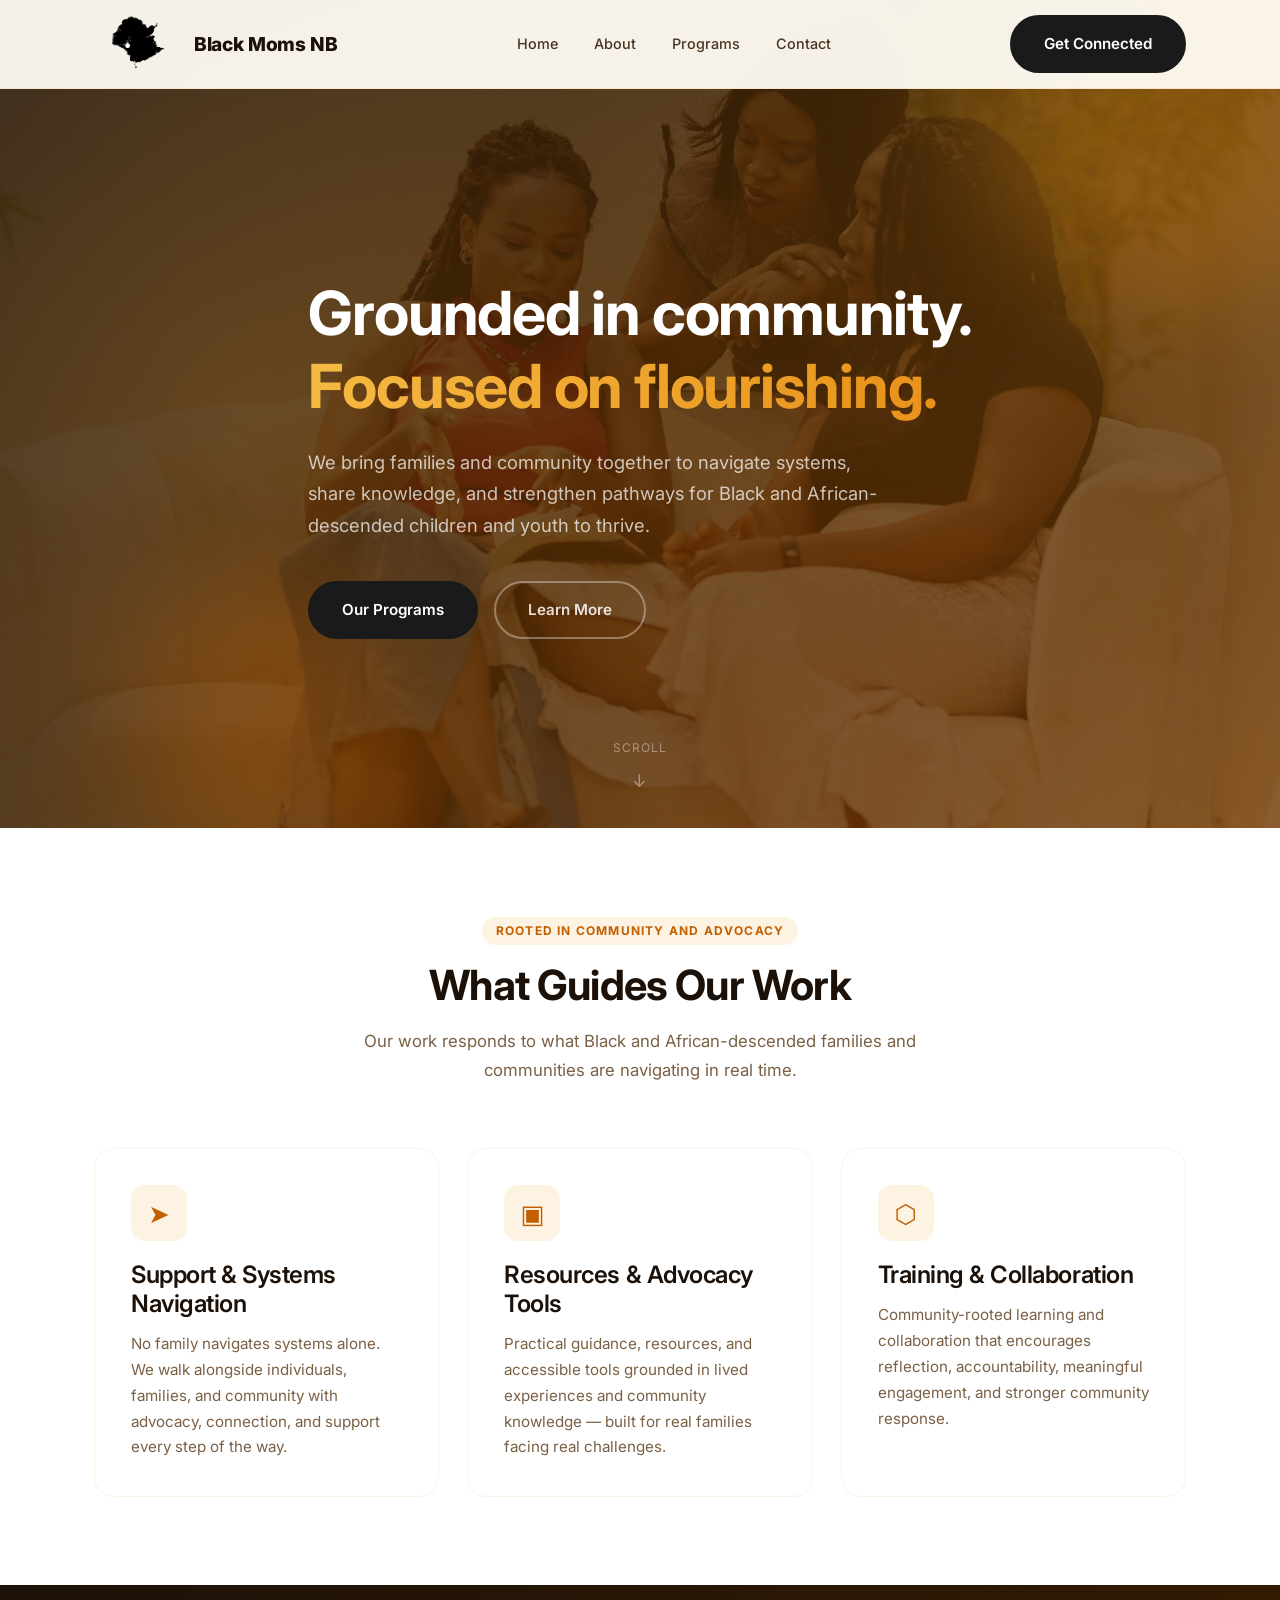
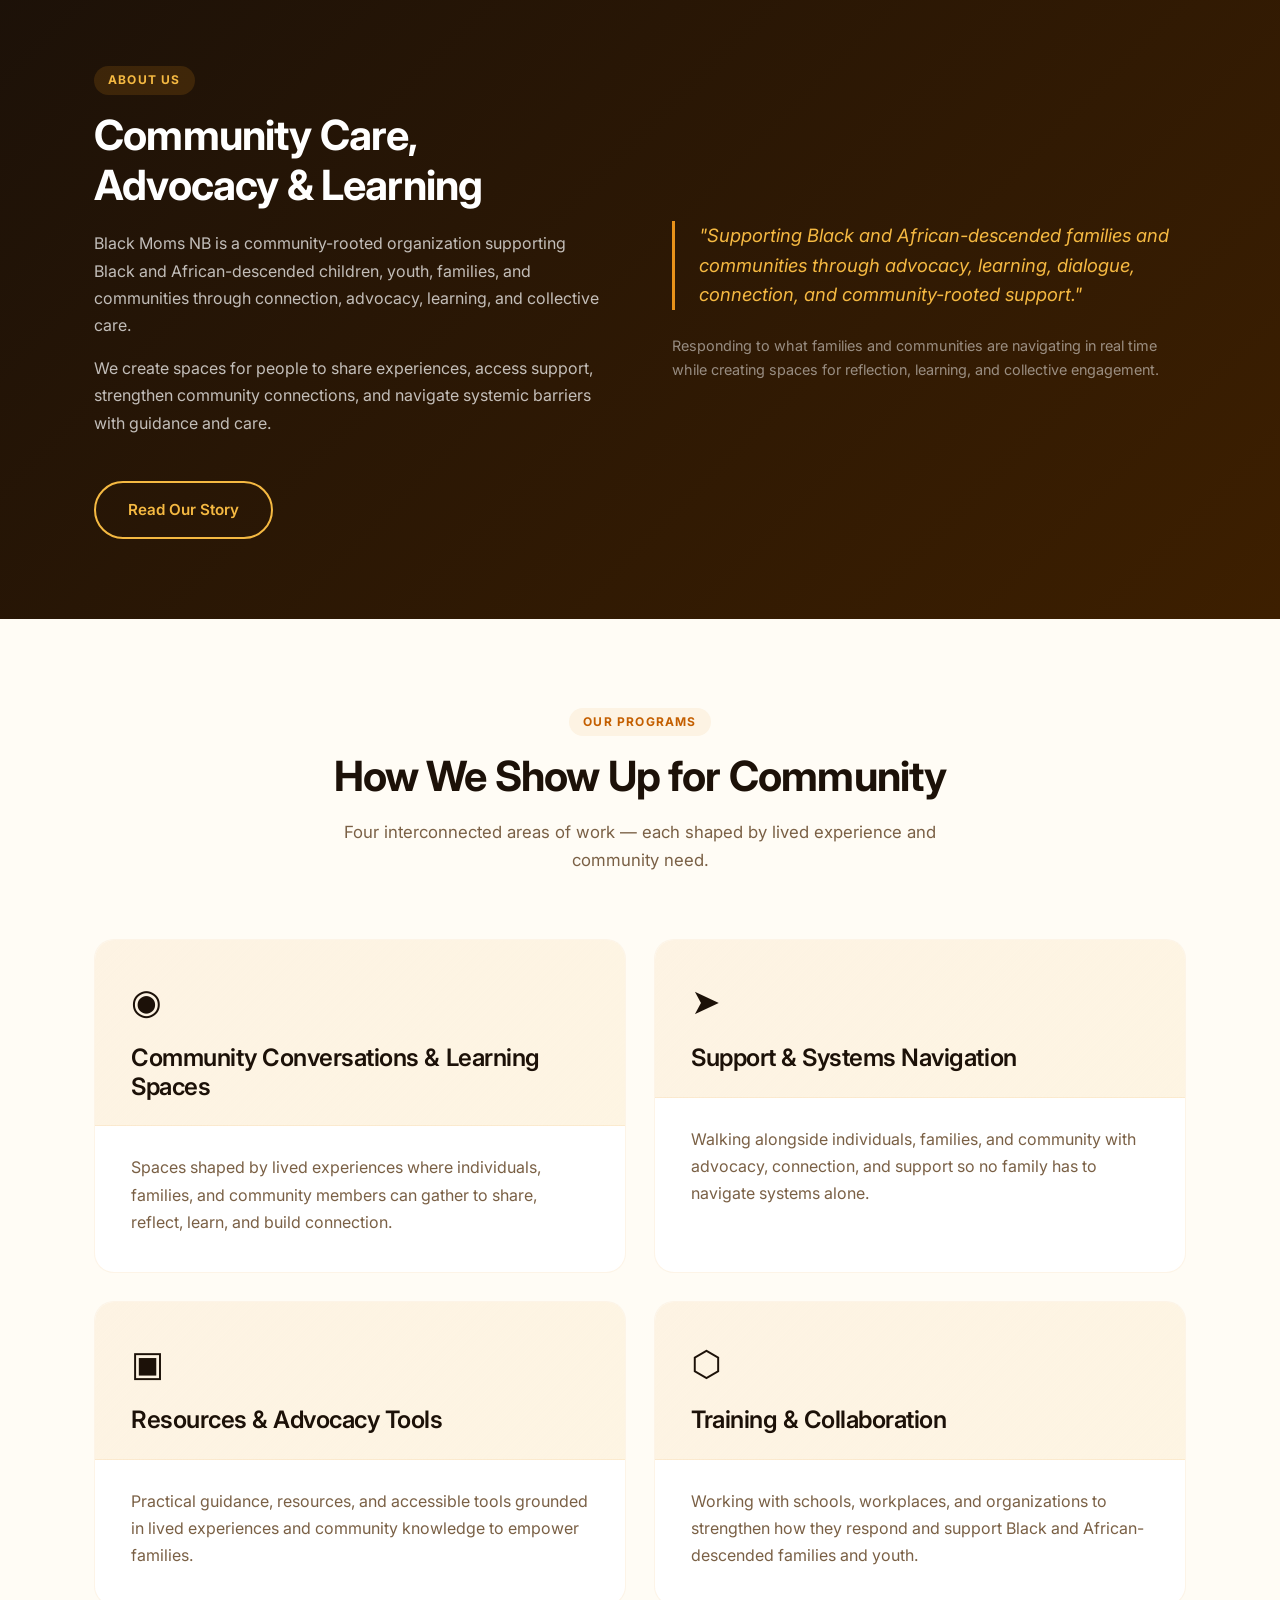
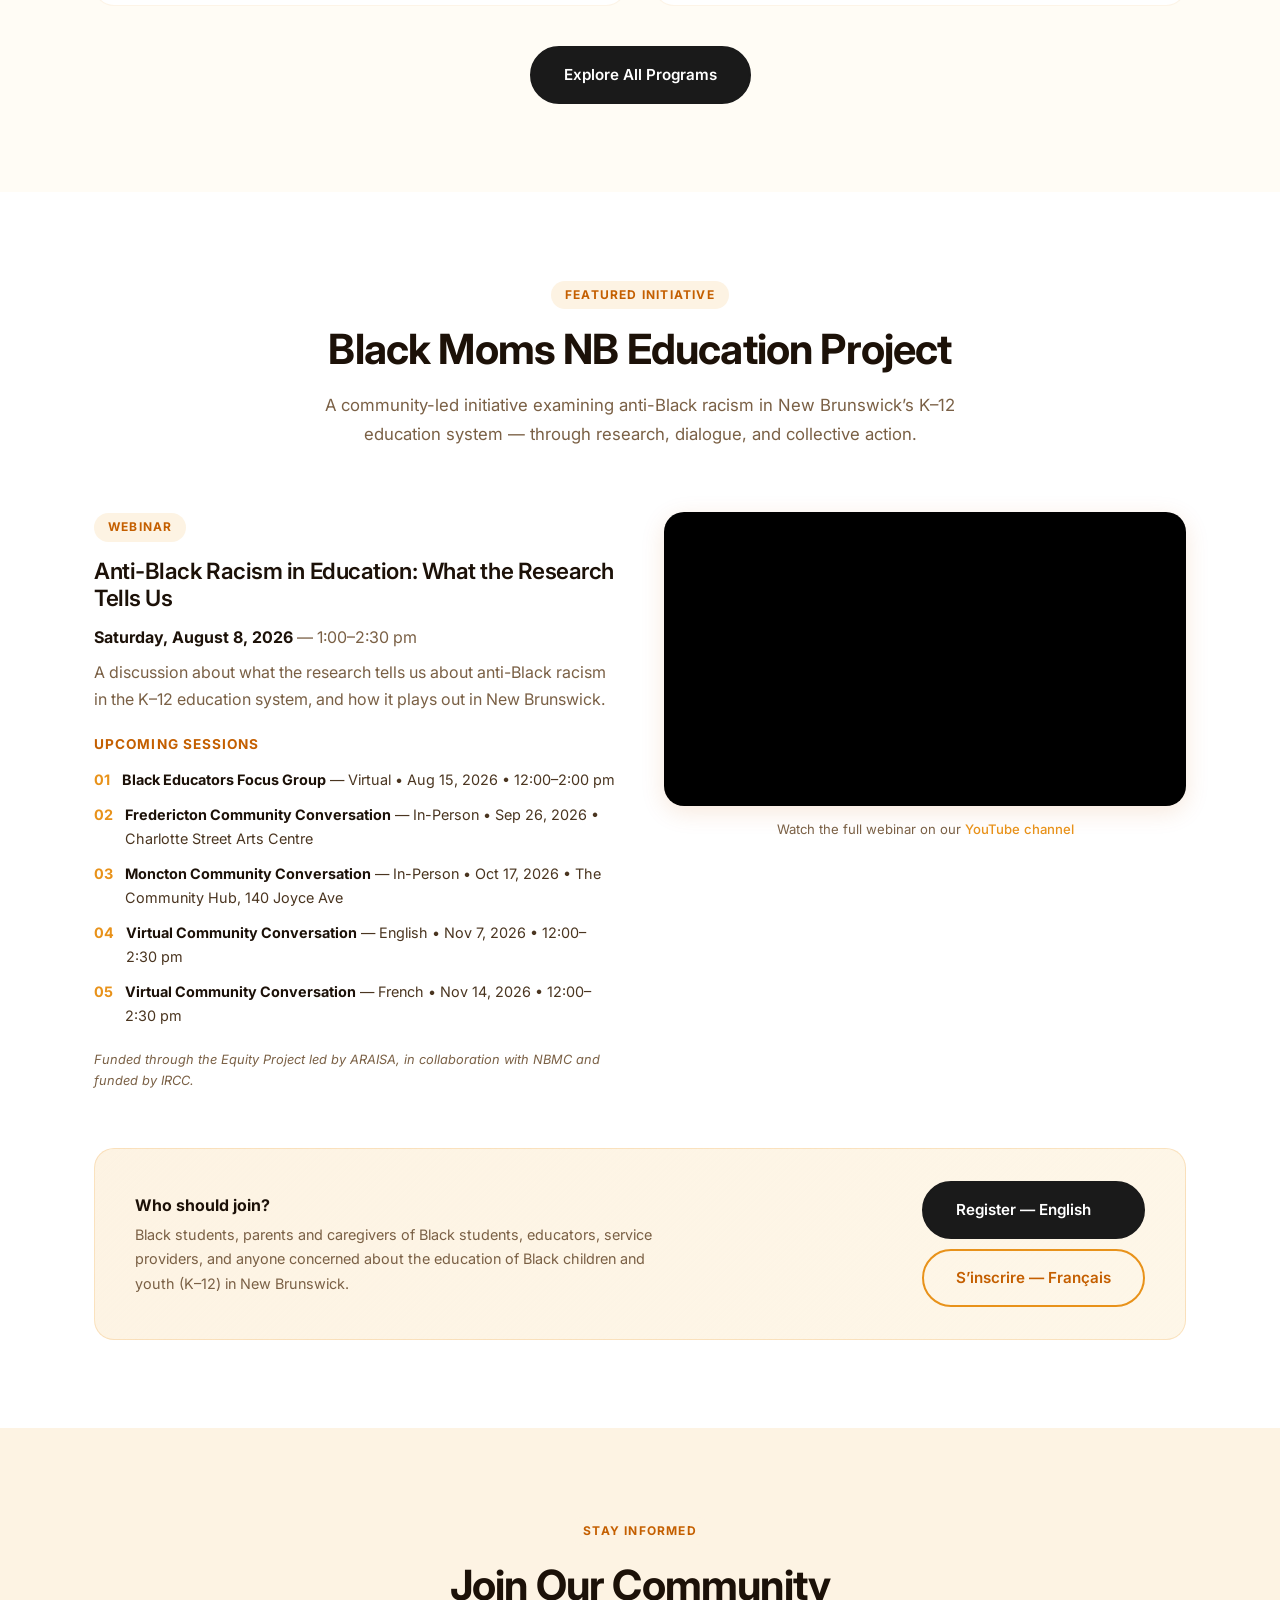
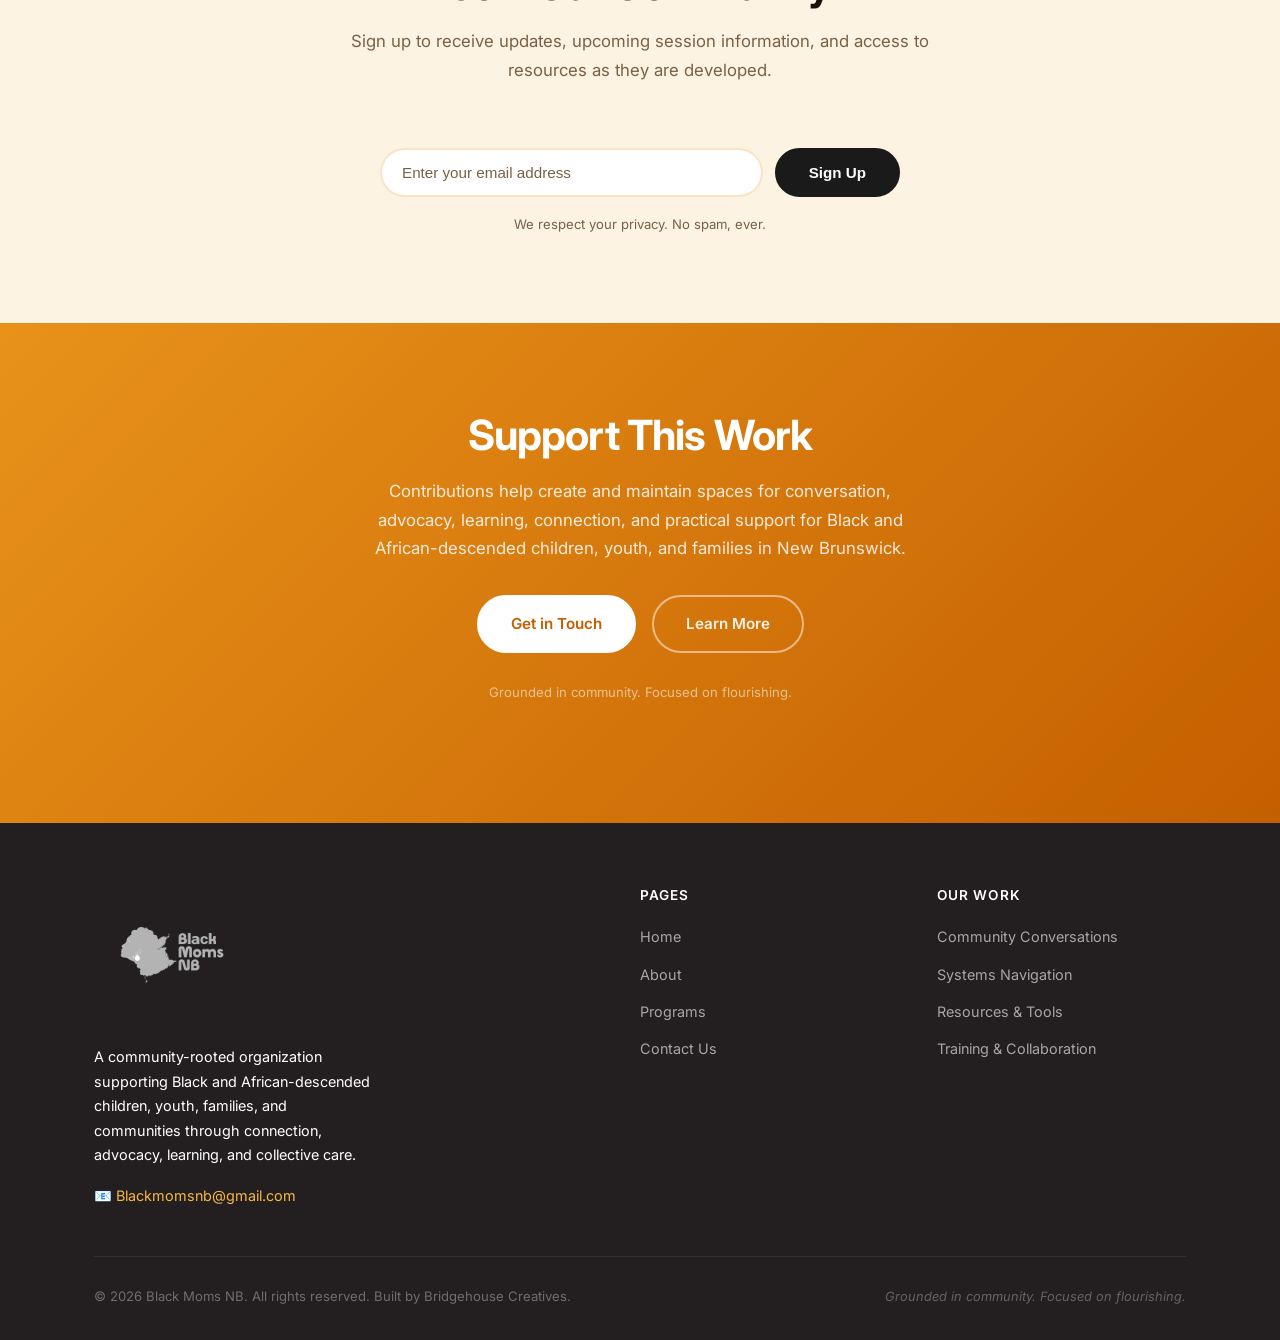
<file: index.html>
<!DOCTYPE html>
<html lang="en">
<head>
  <meta charset="UTF-8" />
  <meta name="viewport" content="width=device-width, initial-scale=1.0" />
  <meta name="description" content="Black Moms NB — A community-rooted organization supporting Black and African-descended children, youth, families, and communities through connection, advocacy, learning, and collective care." />
  <title>Black Moms NB — Rooted in Community and Advocacy</title>
  <link rel="preconnect" href="https://fonts.googleapis.com" />
  <link rel="preconnect" href="https://fonts.gstatic.com" crossorigin />
  <link href="https://fonts.googleapis.com/css2?family=Inter:wght@400;500;600;700;800&display=swap" rel="stylesheet" />
  <link rel="stylesheet" href="styles.css" />
</head>
<body>

<!-- ===== NAVIGATION ===== -->
<nav class="nav" id="nav">
  <div class="container">
    <div class="nav__inner">
      <a href="/" class="nav__logo">
        <img src="Black%20Moms%20NB%20Logo.png" alt="Black Moms NB" style="height:76px;width:auto;display:block;" />
        <span class="nav__org-name">Black Moms NB</span>
      </a>
      <ul class="nav__links">
        <li><a href="/">Home</a></li>
        <li><a href="/about/">About</a></li>
        <li><a href="/programs/">Programs</a></li>
        <li><a href="/contact/">Contact</a></li>
      </ul>
      <div class="nav__cta">
        <a href="/contact/" class="btn btn--primary">Get Connected</a>
      </div>
      <button class="nav__hamburger" id="hamburger" aria-label="Open menu">
        <span></span><span></span><span></span>
      </button>
    </div>
  </div>
</nav>

<!-- Mobile Nav -->
<div class="nav__mobile" id="mobile-nav">
  <button class="nav__mobile-close" id="mobile-close" aria-label="Close menu">&times;</button>
  <a href="/">Home</a>
  <a href="/about/">About</a>
  <a href="/programs/">Programs</a>
  <a href="/contact/">Contact</a>
  <a href="/contact/" class="btn btn--primary" style="margin-top:16px;">Get Connected</a>
</div>

<!-- ===== HERO ===== -->
<section class="hero page-offset">
  <div class="hero__bg-pattern"></div>
  <div class="hero__orb hero__orb--1"></div>
  <div class="hero__orb hero__orb--2"></div>
  <div class="container">
    <div class="hero__content">
      <h1 class="hero__title">
        Grounded in community.<br>
        <em>Focused on flourishing.</em>
      </h1>
      <p class="hero__subtitle">
        We bring families and community together to navigate systems, share knowledge, and strengthen pathways for Black and African-descended children and youth to thrive.
      </p>
      <div class="hero__actions">
        <a href="/programs/" class="btn btn--primary">Our Programs</a>
        <a href="/about/" class="btn btn--outline" style="color:rgba(255,255,255,0.85); border-color:rgba(255,255,255,0.35);">Learn More</a>
      </div>
    </div>
  </div>
  <div class="hero__scroll">Scroll</div>
</section>

<!-- ===== WHAT WE STAND FOR ===== -->
<section class="section pillars">
  <div class="container">
    <div class="section-header">
      <div class="section-tag">Rooted in community and advocacy</div>
      <h2>What Guides Our Work</h2>
      <p>Our work responds to what Black and African-descended families and communities are navigating in real time.</p>
    </div>
    <div class="grid-3">
      <div class="card" data-reveal>
        <div class="card__icon">➤</div>
        <h3>Support &amp; Systems Navigation</h3>
        <p>No family navigates systems alone. We walk alongside individuals, families, and community with advocacy, connection, and support every step of the way.</p>
      </div>
      <div class="card" data-reveal>
        <div class="card__icon">▣</div>
        <h3>Resources &amp; Advocacy Tools</h3>
        <p>Practical guidance, resources, and accessible tools grounded in lived experiences and community knowledge — built for real families facing real challenges.</p>
      </div>
      <div class="card" data-reveal>
        <div class="card__icon">⬡</div>
        <h3>Training &amp; Collaboration</h3>
        <p>Community-rooted learning and collaboration that encourages reflection, accountability, meaningful engagement, and stronger community response.</p>
      </div>
    </div>
  </div>
</section>

<!-- ===== ABOUT STRIP ===== -->
<section class="about-strip">
  <div class="container">
    <div class="about-strip__inner">
      <div>
        <div class="section-tag" style="background:rgba(232,146,26,0.15);color:var(--amber-light);">About Us</div>
        <h2>Community Care, Advocacy &amp; Learning</h2>
        <p>Black Moms NB is a community-rooted organization supporting Black and African-descended children, youth, families, and communities through connection, advocacy, learning, and collective care.</p>
        <p style="margin-top:12px;">We create spaces for people to share experiences, access support, strengthen community connections, and navigate systemic barriers with guidance and care.</p>
        <a href="/about/" class="btn btn--outline" style="margin-top:28px;color:var(--amber-light);border-color:var(--amber-light);">Read Our Story</a>
      </div>
      <div>
        <blockquote class="about-strip__quote">
          "Supporting Black and African-descended families and communities through advocacy, learning, dialogue, connection, and community-rooted support."
        </blockquote>
        <p style="margin-top:24px;font-size:0.9rem;color:rgba(255,255,255,0.5);">Responding to what families and communities are navigating in real time while creating spaces for reflection, learning, and collective engagement.</p>
      </div>
    </div>
  </div>
</section>

<!-- ===== PROGRAMS PREVIEW ===== -->
<section class="section" style="background:var(--cream);">
  <div class="container">
    <div class="section-header">
      <div class="section-tag">Our Programs</div>
      <h2>How We Show Up for Community</h2>
      <p>Four interconnected areas of work — each shaped by lived experience and community need.</p>
    </div>
    <div class="grid-2">
      <div class="program-card" data-reveal>
        <div class="program-card__header">
          <div class="program-card__icon">◉</div>
          <h3>Community Conversations &amp; Learning Spaces</h3>
        </div>
        <div class="program-card__body">
          <p>Spaces shaped by lived experiences where individuals, families, and community members can gather to share, reflect, learn, and build connection.</p>
        </div>
      </div>
      <div class="program-card" data-reveal>
        <div class="program-card__header">
          <div class="program-card__icon">➤</div>
          <h3>Support &amp; Systems Navigation</h3>
        </div>
        <div class="program-card__body">
          <p>Walking alongside individuals, families, and community with advocacy, connection, and support so no family has to navigate systems alone.</p>
        </div>
      </div>
      <div class="program-card" data-reveal>
        <div class="program-card__header">
          <div class="program-card__icon">▣</div>
          <h3>Resources &amp; Advocacy Tools</h3>
        </div>
        <div class="program-card__body">
          <p>Practical guidance, resources, and accessible tools grounded in lived experiences and community knowledge to empower families.</p>
        </div>
      </div>
      <div class="program-card" data-reveal>
        <div class="program-card__header">
          <div class="program-card__icon">⬡</div>
          <h3>Training &amp; Collaboration</h3>
        </div>
        <div class="program-card__body">
          <p>Working with schools, workplaces, and organizations to strengthen how they respond and support Black and African-descended families and youth.</p>
        </div>
      </div>
    </div>
    <div style="text-align:center;margin-top:40px;">
      <a href="/programs/" class="btn btn--primary">Explore All Programs</a>
    </div>
  </div>
</section>

<!-- ===== EDUCATION PROJECT ===== -->
<section class="section" style="background:var(--white);">
  <div class="container">
    <div class="section-header">
      <div class="section-tag">Featured Initiative</div>
      <h2>Black Moms NB Education Project</h2>
      <p>A community-led initiative examining anti-Black racism in New Brunswick’s K&ndash;12 education system &mdash; through research, dialogue, and collective action.</p>
    </div>

    <div class="grid-2" style="align-items:start;gap:48px;margin-bottom:56px;">
      <div data-reveal>
        <div class="section-tag" style="margin-bottom:16px;">Webinar</div>
        <h3 style="font-size:1.4rem;color:var(--dark);margin-bottom:12px;">Anti-Black Racism in Education: What the Research Tells Us</h3>
        <p style="color:var(--muted);margin-bottom:8px;"><strong style="color:var(--dark);">Saturday, August 8, 2026</strong> &mdash; 1:00&ndash;2:30 pm</p>
        <p style="color:var(--muted);margin-bottom:20px;">A discussion about what the research tells us about anti-Black racism in the K&ndash;12 education system, and how it plays out in New Brunswick.</p>

        <p style="font-size:0.85rem;font-weight:700;text-transform:uppercase;letter-spacing:0.08em;color:var(--orange-deep);margin-bottom:12px;">Upcoming Sessions</p>
        <ul style="list-style:none;display:flex;flex-direction:column;gap:10px;">
          <li style="display:flex;gap:12px;font-size:0.9rem;color:var(--mid);"><span style="color:var(--amber);font-weight:700;flex-shrink:0;">01</span><span><strong style="color:var(--dark);">Black Educators Focus Group</strong> &mdash; Virtual &bull; Aug 15, 2026 &bull; 12:00&ndash;2:00 pm</span></li>
          <li style="display:flex;gap:12px;font-size:0.9rem;color:var(--mid);"><span style="color:var(--amber);font-weight:700;flex-shrink:0;">02</span><span><strong style="color:var(--dark);">Fredericton Community Conversation</strong> &mdash; In-Person &bull; Sep 26, 2026 &bull; Charlotte Street Arts Centre</span></li>
          <li style="display:flex;gap:12px;font-size:0.9rem;color:var(--mid);"><span style="color:var(--amber);font-weight:700;flex-shrink:0;">03</span><span><strong style="color:var(--dark);">Moncton Community Conversation</strong> &mdash; In-Person &bull; Oct 17, 2026 &bull; The Community Hub, 140 Joyce Ave</span></li>
          <li style="display:flex;gap:12px;font-size:0.9rem;color:var(--mid);"><span style="color:var(--amber);font-weight:700;flex-shrink:0;">04</span><span><strong style="color:var(--dark);">Virtual Community Conversation</strong> &mdash; English &bull; Nov 7, 2026 &bull; 12:00&ndash;2:30 pm</span></li>
          <li style="display:flex;gap:12px;font-size:0.9rem;color:var(--mid);"><span style="color:var(--amber);font-weight:700;flex-shrink:0;">05</span><span><strong style="color:var(--dark);">Virtual Community Conversation</strong> &mdash; French &bull; Nov 14, 2026 &bull; 12:00&ndash;2:30 pm</span></li>
        </ul>

        <p style="margin-top:20px;font-size:0.8rem;color:var(--muted);font-style:italic;">Funded through the Equity Project led by ARAISA, in collaboration with NBMC and funded by IRCC.</p>
      </div>

      <div data-reveal>
        <div style="border-radius:var(--radius-lg);overflow:hidden;box-shadow:var(--shadow-md);aspect-ratio:16/9;background:#000;">
          <iframe
            width="100%"
            height="100%"
            src="https://www.youtube.com/embed/QJ-O1Iykc-E"
            title="Black Moms NB Education Project Webinar — Anti-Black Racism in Education"
            frameborder="0"
            allow="accelerometer; autoplay; clipboard-write; encrypted-media; gyroscope; picture-in-picture; web-share"
            allowfullscreen
            style="display:block;width:100%;height:100%;">
          </iframe>
        </div>
        <p style="margin-top:12px;font-size:0.82rem;color:var(--muted);text-align:center;">Watch the full webinar on our <a href="https://www.youtube.com/watch?v=QJ-O1Iykc-E" target="_blank" rel="noopener" style="color:var(--amber);font-weight:500;">YouTube channel</a></p>
      </div>
    </div>

    <div style="background:linear-gradient(135deg,var(--amber-pale),rgba(245,185,66,0.12));border:1px solid rgba(232,146,26,0.2);border-radius:var(--radius-lg);padding:32px 40px;display:flex;flex-wrap:wrap;gap:32px;align-items:center;justify-content:space-between;" data-reveal>
      <div>
        <p style="font-weight:700;color:var(--dark);margin-bottom:4px;">Who should join?</p>
        <p style="font-size:0.9rem;color:var(--muted);max-width:520px;">Black students, parents and caregivers of Black students, educators, service providers, and anyone concerned about the education of Black children and youth (K&ndash;12) in New Brunswick.</p>
      </div>
      <div style="display:flex;flex-direction:column;gap:10px;flex-shrink:0;">
        <a href="https://www.surveymonkey.com/r/NBEducationProject" target="_blank" rel="noopener" class="btn btn--primary" style="text-align:center;">Register &mdash; English</a>
        <a href="https://fr.surveymonkey.com/r/FR-BMNBRegForm" target="_blank" rel="noopener" class="btn btn--outline" style="text-align:center;border-color:var(--amber);color:var(--orange-deep);">S’inscrire &mdash; Français</a>
      </div>
    </div>
  </div>
</section>

<!-- ===== STAY CONNECTED / EMAIL SIGNUP ===== -->
<section class="section signup">
  <div class="container">
    <div class="section-header">
      <div class="section-tag">Stay Informed</div>
      <h2>Join Our Community</h2>
      <p>Sign up to receive updates, upcoming session information, and access to resources as they are developed.</p>
    </div>
    <form class="signup__form js-signup-form" novalidate>
      <input type="email" class="signup__input" placeholder="Enter your email address" required aria-label="Email address" />
      <button type="submit" class="btn btn--primary">Sign Up</button>
    </form>
    <p style="text-align:center;font-size:0.82rem;color:var(--muted);margin-top:16px;">We respect your privacy. No spam, ever.</p>
  </div>
</section>

<!-- ===== SUPPORT THIS WORK ===== -->
<section class="cta-section">
  <div class="container">
    <h2>Support This Work</h2>
    <p>Contributions help create and maintain spaces for conversation, advocacy, learning, connection, and practical support for Black and African-descended children, youth, and families in New Brunswick.</p>
    <div style="display:flex;flex-wrap:wrap;gap:16px;justify-content:center;">
      <a href="/contact/" class="btn btn--white">Get in Touch</a>
      <a href="/about/" class="btn btn--outline" style="color:rgba(255,255,255,0.9);border-color:rgba(255,255,255,0.5);">Learn More</a>
    </div>
    <p style="margin-top:28px;font-size:0.82rem;opacity:0.65;">Grounded in community. Focused on flourishing.</p>
  </div>
</section>

<!-- ===== FOOTER ===== -->
<footer class="footer">
  <div class="container">
    <div class="footer__inner">
      <div class="footer__brand">
        <a href="/" class="nav__logo">
          <img src="BlackMomsNBLogowhite.png" alt="Black Moms NB" style="height:130px;width:auto;display:block;max-width:none;" />
        </a>
        <p>A community-rooted organization supporting Black and African-descended children, youth, families, and communities through connection, advocacy, learning, and collective care.</p>
        <p style="margin-top:12px;" class="footer__email">📧 <a href="mailto:Blackmomsnb@gmail.com" style="color:var(--amber-light);">Blackmomsnb@gmail.com</a></p>
      </div>
      <div class="footer__col">
        <h4>Pages</h4>
        <ul class="footer__links">
          <li><a href="/">Home</a></li>
          <li><a href="/about/">About</a></li>
          <li><a href="/programs/">Programs</a></li>
          <li><a href="/contact/">Contact Us</a></li>
        </ul>
      </div>
      <div class="footer__col">
        <h4>Our Work</h4>
        <ul class="footer__links">
          <li><a href="/programs/#conversations">Community Conversations</a></li>
          <li><a href="/programs/#navigation">Systems Navigation</a></li>
          <li><a href="/programs/#resources">Resources &amp; Tools</a></li>
          <li><a href="/programs/#training">Training &amp; Collaboration</a></li>
        </ul>
      </div>
    </div>
    <div class="footer__bottom">
      <span>&copy; 2026 Black Moms NB. All rights reserved. Built by Bridgehouse Creatives.</span>
      <span class="footer__note">Grounded in community. Focused on flourishing.</span>
    </div>
  </div>
</footer>

<script src="script.js"></script>
</body>
</html>
</file>
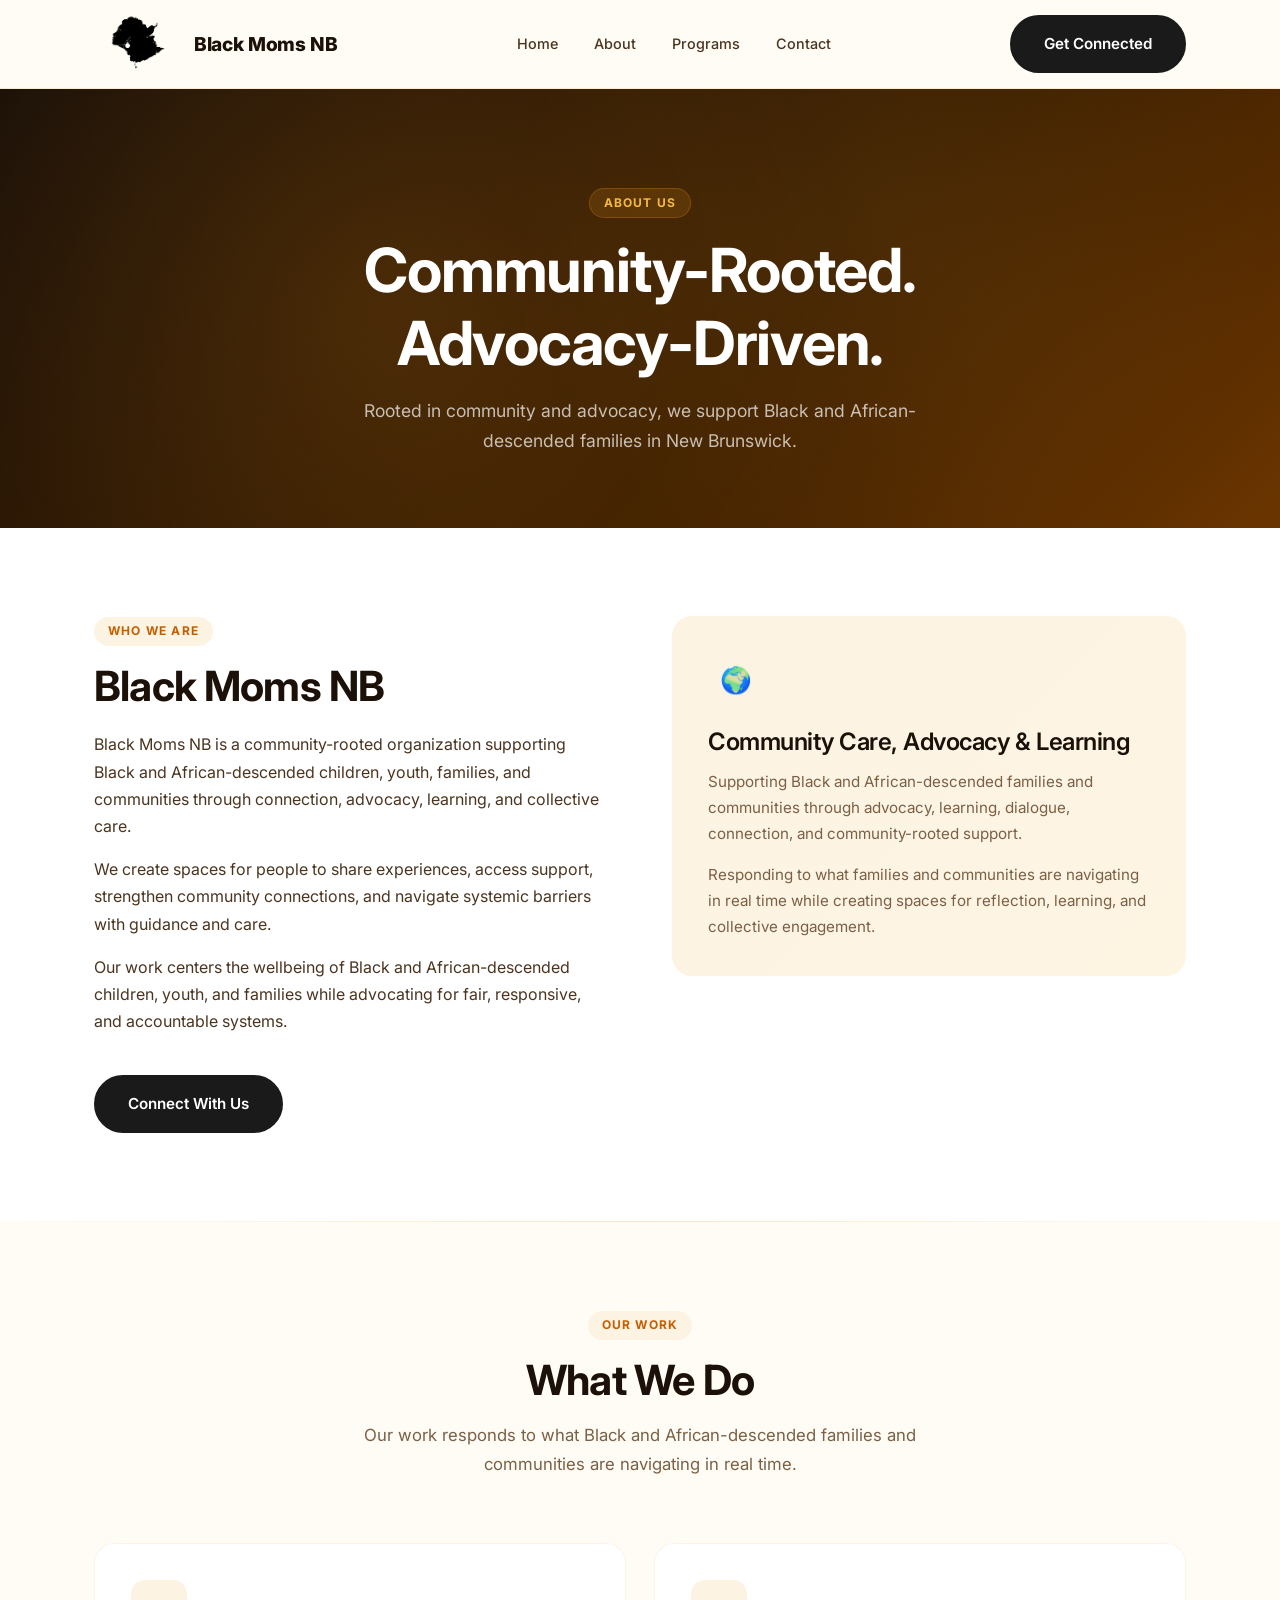
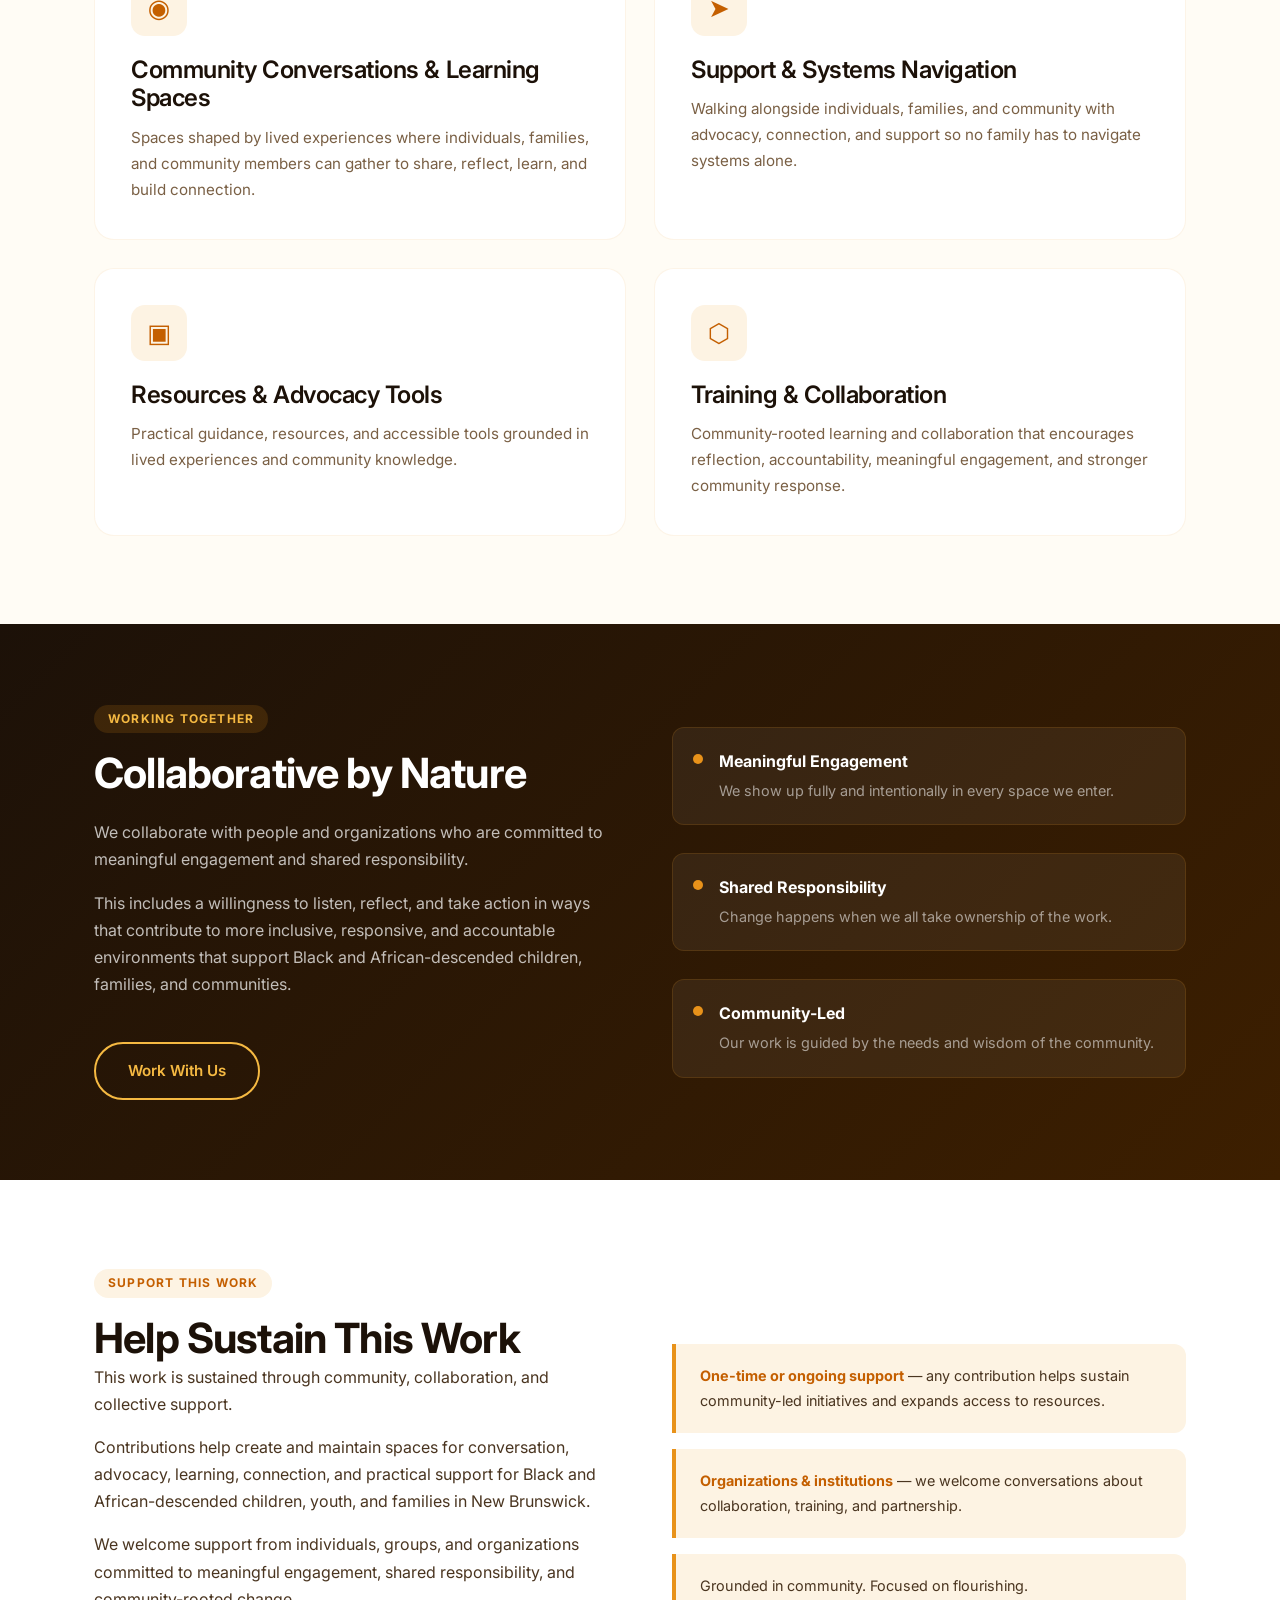
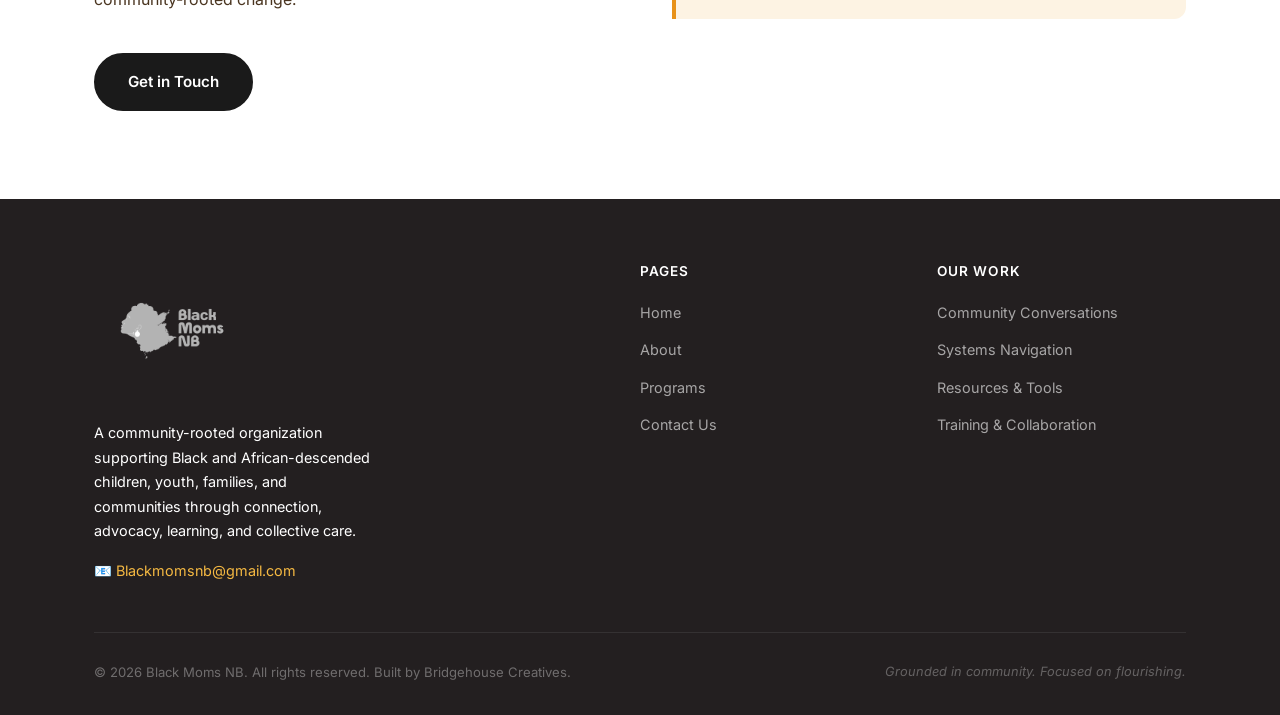
<file: about/index.html>
<!DOCTYPE html>
<html lang="en">
<head>
  <meta charset="UTF-8" />
  <meta name="viewport" content="width=device-width, initial-scale=1.0" />
  <meta name="description" content="About Black Moms NB — A community-rooted organization supporting Black and African-descended families in New Brunswick." />
  <title>About Us — Black Moms NB</title>
  <link rel="preconnect" href="https://fonts.googleapis.com" />
  <link rel="preconnect" href="https://fonts.gstatic.com" crossorigin />
  <link href="https://fonts.googleapis.com/css2?family=Inter:wght@400;500;600;700;800&display=swap" rel="stylesheet" />
  <link rel="stylesheet" href="../styles.css" />
</head>
<body>

<!-- ===== NAVIGATION ===== -->
<nav class="nav" id="nav">
  <div class="container">
    <div class="nav__inner">
      <a href="/" class="nav__logo">
        <img src="../Black%20Moms%20NB%20Logo.png" alt="Black Moms NB" style="height:76px;width:auto;display:block;" />
        <span class="nav__org-name">Black Moms NB</span>
      </a>
      <ul class="nav__links">
        <li><a href="/">Home</a></li>
        <li><a href="/about/">About</a></li>
        <li><a href="/programs/">Programs</a></li>
        <li><a href="/contact/">Contact</a></li>
      </ul>
      <div class="nav__cta">
        <a href="/contact/" class="btn btn--primary">Get Connected</a>
      </div>
      <button class="nav__hamburger" id="hamburger" aria-label="Open menu">
        <span></span><span></span><span></span>
      </button>
    </div>
  </div>
</nav>
<div class="nav__mobile" id="mobile-nav">
  <button class="nav__mobile-close" id="mobile-close">&times;</button>
  <a href="/">Home</a>
  <a href="/about/">About</a>
  <a href="/programs/">Programs</a>
  <a href="/contact/">Contact</a>
  <a href="/contact/" class="btn btn--primary" style="margin-top:16px;">Get Connected</a>
</div>

<!-- ===== PAGE HERO ===== -->
<div class="page-offset">
  <section class="page-hero">
    <div class="container page-hero__inner">
      <div class="section-tag">About Us</div>
      <h1>Community-Rooted.<br>Advocacy-Driven.</h1>
      <p>Rooted in community and advocacy, we support Black and African-descended families in New Brunswick.</p>
    </div>
  </section>
</div>

<!-- ===== ABOUT MAIN ===== -->
<section class="section" style="background:var(--white);">
  <div class="container">
    <div class="grid-2" style="align-items:start; gap:64px;">
      <div data-reveal>
        <div class="section-tag">Who We Are</div>
        <h2 style="margin-bottom:20px;">Black Moms NB</h2>
        <p>Black Moms NB is a community-rooted organization supporting Black and African-descended children, youth, families, and communities through connection, advocacy, learning, and collective care.</p>
        <p>We create spaces for people to share experiences, access support, strengthen community connections, and navigate systemic barriers with guidance and care.</p>
        <p>Our work centers the wellbeing of Black and African-descended children, youth, and families while advocating for fair, responsive, and accountable systems.</p>
        <a href="/contact/" class="btn btn--primary" style="margin-top:24px;">Connect With Us</a>
      </div>
      <div data-reveal>
        <div class="card" style="background:linear-gradient(135deg,var(--amber-pale),rgba(245,185,66,0.15));border:none;">
          <div class="card__icon">🌍</div>
          <h3>Community Care, Advocacy &amp; Learning</h3>
          <p>Supporting Black and African-descended families and communities through advocacy, learning, dialogue, connection, and community-rooted support.</p>
          <p style="margin-top:12px;">Responding to what families and communities are navigating in real time while creating spaces for reflection, learning, and collective engagement.</p>
        </div>
      </div>
    </div>
  </div>
</section>

<div class="divider"></div>

<!-- ===== OUR WORK ===== -->
<section class="section" style="background:var(--cream);">
  <div class="container">
    <div class="section-header">
      <div class="section-tag">Our Work</div>
      <h2>What We Do</h2>
      <p>Our work responds to what Black and African-descended families and communities are navigating in real time.</p>
    </div>
    <div class="grid-2">
      <div class="card" data-reveal>
        <div class="card__icon">◉</div>
        <h3>Community Conversations &amp; Learning Spaces</h3>
        <p>Spaces shaped by lived experiences where individuals, families, and community members can gather to share, reflect, learn, and build connection.</p>
      </div>
      <div class="card" data-reveal>
        <div class="card__icon">➤</div>
        <h3>Support &amp; Systems Navigation</h3>
        <p>Walking alongside individuals, families, and community with advocacy, connection, and support so no family has to navigate systems alone.</p>
      </div>
      <div class="card" data-reveal>
        <div class="card__icon">▣</div>
        <h3>Resources &amp; Advocacy Tools</h3>
        <p>Practical guidance, resources, and accessible tools grounded in lived experiences and community knowledge.</p>
      </div>
      <div class="card" data-reveal>
        <div class="card__icon">⬡</div>
        <h3>Training &amp; Collaboration</h3>
        <p>Community-rooted learning and collaboration that encourages reflection, accountability, meaningful engagement, and stronger community response.</p>
      </div>
    </div>
  </div>
</section>

<!-- ===== WORKING TOGETHER ===== -->
<section class="about-strip">
  <div class="container">
    <div class="about-strip__inner">
      <div>
        <div class="section-tag" style="background:rgba(232,146,26,0.15);color:var(--amber-light);">Working Together</div>
        <h2>Collaborative by Nature</h2>
        <p>We collaborate with people and organizations who are committed to meaningful engagement and shared responsibility.</p>
        <p style="margin-top:12px;">This includes a willingness to listen, reflect, and take action in ways that contribute to more inclusive, responsive, and accountable environments that support Black and African-descended children, families, and communities.</p>
        <a href="/contact/" class="btn btn--outline" style="margin-top:28px;color:var(--amber-light);border-color:var(--amber-light);">Work With Us</a>
      </div>
      <div>
        <ul class="values-list" style="list-style:none;">
          <li style="display:flex;gap:16px;padding:20px;background:rgba(255,255,255,0.06);border-radius:12px;margin-bottom:12px;border:1px solid rgba(232,146,26,0.15);">
            <div style="width:10px;height:10px;background:var(--amber);border-radius:50%;margin-top:6px;flex-shrink:0;"></div>
            <div><strong style="color:white;display:block;margin-bottom:2px;">Meaningful Engagement</strong><span style="font-size:0.9rem;color:rgba(255,255,255,0.55);">We show up fully and intentionally in every space we enter.</span></div>
          </li>
          <li style="display:flex;gap:16px;padding:20px;background:rgba(255,255,255,0.06);border-radius:12px;margin-bottom:12px;border:1px solid rgba(232,146,26,0.15);">
            <div style="width:10px;height:10px;background:var(--amber);border-radius:50%;margin-top:6px;flex-shrink:0;"></div>
            <div><strong style="color:white;display:block;margin-bottom:2px;">Shared Responsibility</strong><span style="font-size:0.9rem;color:rgba(255,255,255,0.55);">Change happens when we all take ownership of the work.</span></div>
          </li>
          <li style="display:flex;gap:16px;padding:20px;background:rgba(255,255,255,0.06);border-radius:12px;border:1px solid rgba(232,146,26,0.15);">
            <div style="width:10px;height:10px;background:var(--amber);border-radius:50%;margin-top:6px;flex-shrink:0;"></div>
            <div><strong style="color:white;display:block;margin-bottom:2px;">Community-Led</strong><span style="font-size:0.9rem;color:rgba(255,255,255,0.55);">Our work is guided by the needs and wisdom of the community.</span></div>
          </li>
        </ul>
      </div>
    </div>
  </div>
</section>

<!-- ===== SUPPORT ===== -->
<section class="section" style="background:var(--white);">
  <div class="container">
    <div class="grid-2" style="align-items:center;gap:64px;">
      <div data-reveal>
        <div class="section-tag">Support This Work</div>
        <h2>Help Sustain This Work</h2>
        <p>This work is sustained through community, collaboration, and collective support.</p>
        <p>Contributions help create and maintain spaces for conversation, advocacy, learning, connection, and practical support for Black and African-descended children, youth, and families in New Brunswick.</p>
        <p>We welcome support from individuals, groups, and organizations committed to meaningful engagement, shared responsibility, and community-rooted change.</p>
        <a href="/contact/" class="btn btn--primary" style="margin-top:24px;">Get in Touch</a>
      </div>
      <div data-reveal>
        <div class="info-box">
          <p><strong>One-time or ongoing support</strong> — any contribution helps sustain community-led initiatives and expands access to resources.</p>
        </div>
        <div class="info-box">
          <p><strong>Organizations &amp; institutions</strong> — we welcome conversations about collaboration, training, and partnership.</p>
        </div>
        <div class="info-box">
          <p>Grounded in community. Focused on flourishing.</p>
        </div>
      </div>
    </div>
  </div>
</section>

<!-- ===== FOOTER ===== -->
<footer class="footer">
  <div class="container">
    <div class="footer__inner">
      <div class="footer__brand">
        <a href="/" class="nav__logo">
          <img src="../BlackMomsNBLogowhite.png" alt="Black Moms NB" style="height:130px;width:auto;display:block;max-width:none;" />
        </a>
        <p>A community-rooted organization supporting Black and African-descended children, youth, families, and communities through connection, advocacy, learning, and collective care.</p>
        <p style="margin-top:12px;" class="footer__email">📧 <a href="mailto:Blackmomsnb@gmail.com" style="color:var(--amber-light);">Blackmomsnb@gmail.com</a></p>
      </div>
      <div class="footer__col">
        <h4>Pages</h4>
        <ul class="footer__links">
          <li><a href="/">Home</a></li>
          <li><a href="/about/">About</a></li>
          <li><a href="/programs/">Programs</a></li>
          <li><a href="/contact/">Contact Us</a></li>
        </ul>
      </div>
      <div class="footer__col">
        <h4>Our Work</h4>
        <ul class="footer__links">
          <li><a href="/programs/#conversations">Community Conversations</a></li>
          <li><a href="/programs/#navigation">Systems Navigation</a></li>
          <li><a href="/programs/#resources">Resources &amp; Tools</a></li>
          <li><a href="/programs/#training">Training &amp; Collaboration</a></li>
        </ul>
      </div>
    </div>
    <div class="footer__bottom">
      <span>&copy; 2026 Black Moms NB. All rights reserved. Built by Bridgehouse Creatives.</span>
      <span class="footer__note">Grounded in community. Focused on flourishing.</span>
    </div>
  </div>
</footer>

<script src="../script.js"></script>
</body>
</html>
</file>
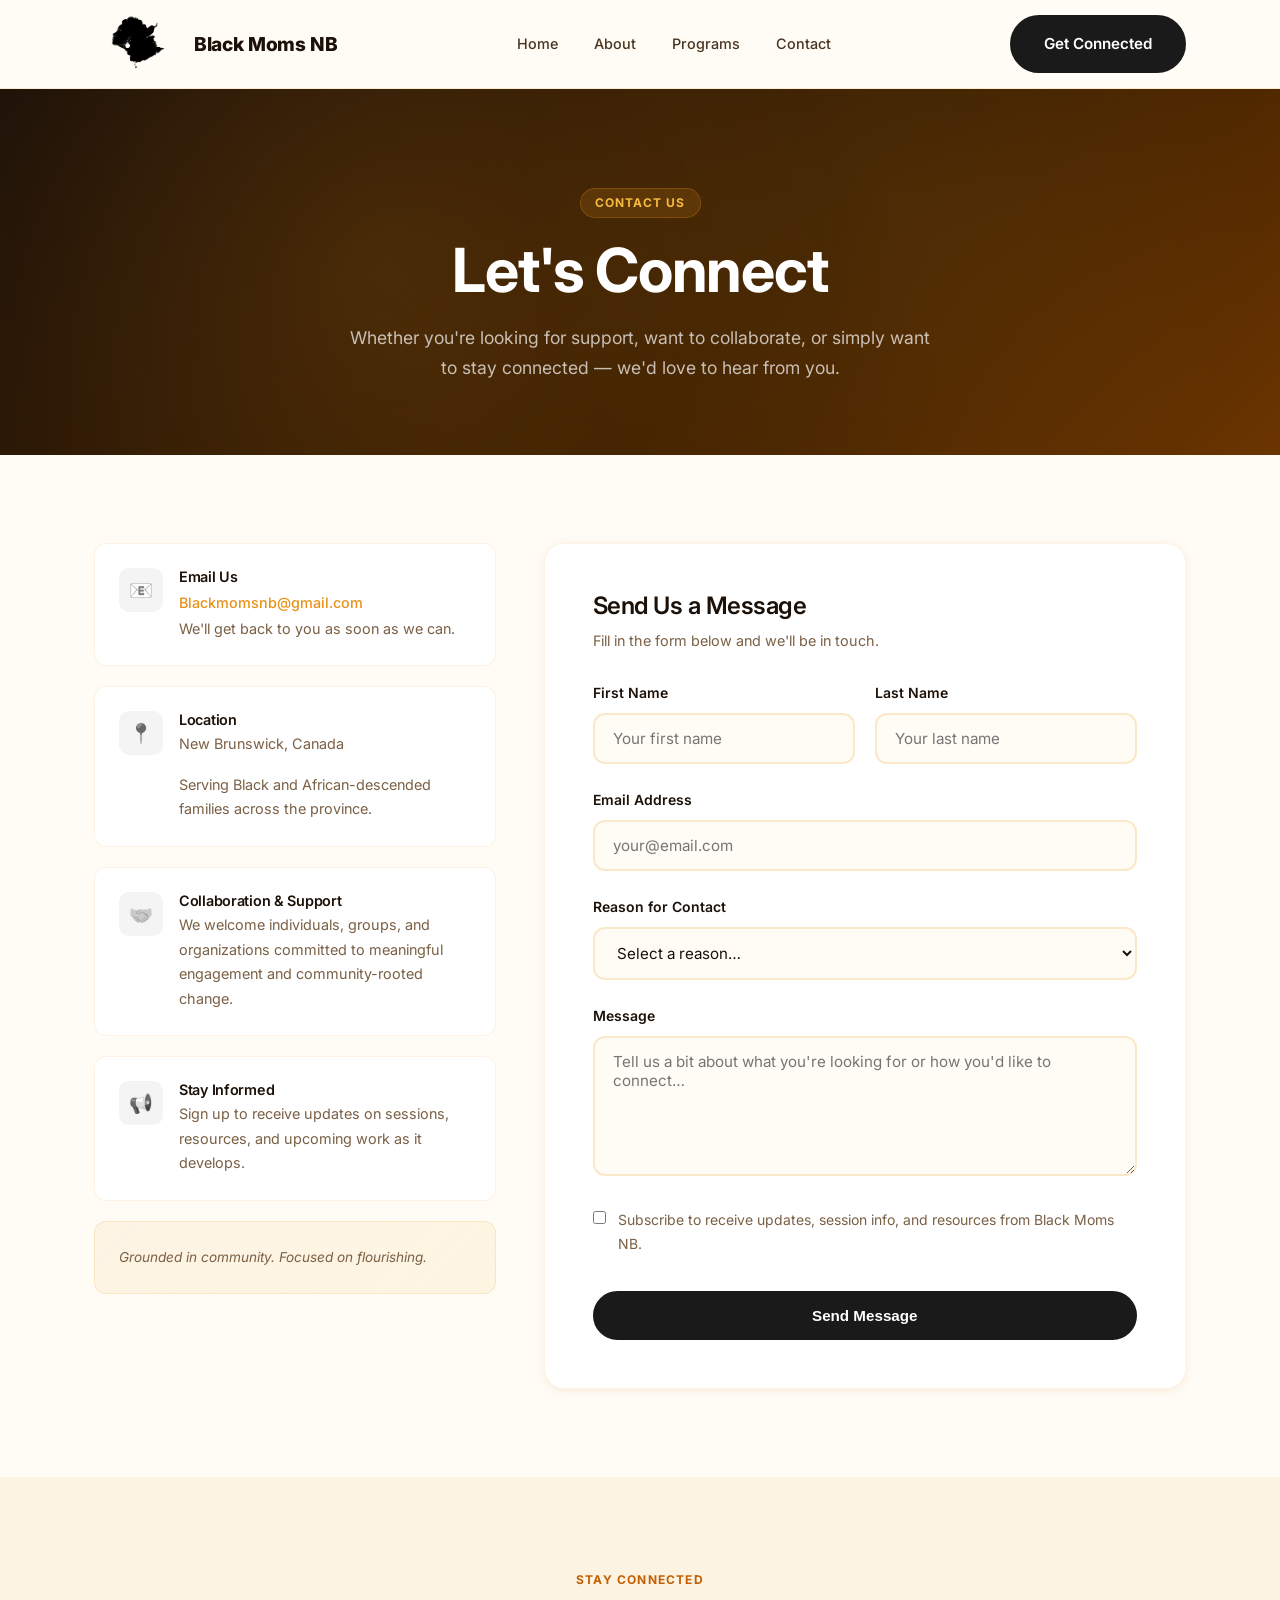
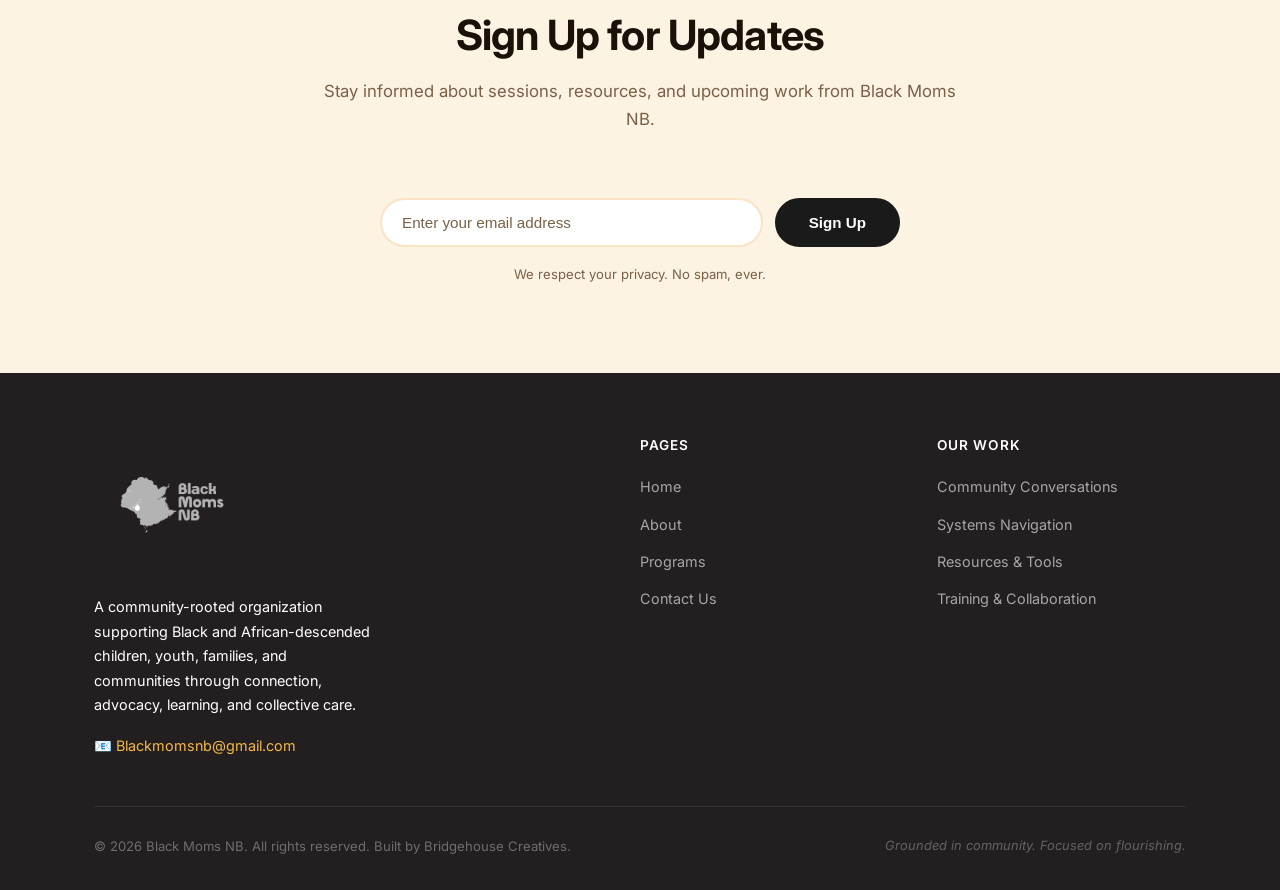
<file: contact/index.html>
<!DOCTYPE html>
<html lang="en">
<head>
  <meta charset="UTF-8" />
  <meta name="viewport" content="width=device-width, initial-scale=1.0" />
  <meta name="description" content="Contact Black Moms NB — Get connected, reach out for support, or inquire about collaboration." />
  <title>Contact Us — Black Moms NB</title>
  <link rel="preconnect" href="https://fonts.googleapis.com" />
  <link rel="preconnect" href="https://fonts.gstatic.com" crossorigin />
  <link href="https://fonts.googleapis.com/css2?family=Inter:wght@400;500;600;700;800&display=swap" rel="stylesheet" />
  <link rel="stylesheet" href="../styles.css" />
  <style>
    .contact-grid {
      display: grid;
      grid-template-columns: 1fr 1.6fr;
      gap: 48px;
      align-items: start;
    }
    .contact-info { display: flex; flex-direction: column; gap: 20px; }
    .contact-info-item {
      display: flex;
      align-items: flex-start;
      gap: 16px;
      padding: 24px;
      background: var(--white);
      border-radius: var(--radius);
      border: 1px solid rgba(232,146,26,0.12);
      transition: all var(--transition);
    }
    .contact-info-item:hover { border-color: rgba(232,146,26,0.25); box-shadow: var(--shadow-sm); }
    .contact-info-item__icon {
      width: 44px; height: 44px;
      background: var(--amber-pale);
      border-radius: 10px;
      display: flex; align-items: center; justify-content: center;
      font-size: 1.2rem;
      flex-shrink: 0;
    }
    .contact-info-item h4 { color: var(--dark); margin-bottom: 4px; font-size: 0.9rem; }
    .contact-info-item p, .contact-info-item a { color: var(--muted); font-size: 0.9rem; }
    .contact-info-item a { color: var(--amber); font-weight: 500; }
    .contact-info-item a:hover { color: var(--orange-deep); }
    .contact-info-item__icon { filter: grayscale(1); }
    @media (max-width: 768px) {
      .contact-grid { grid-template-columns: 1fr; }
    }
  </style>
</head>
<body>

<!-- ===== NAVIGATION ===== -->
<nav class="nav" id="nav">
  <div class="container">
    <div class="nav__inner">
      <a href="/" class="nav__logo">
        <img src="../Black%20Moms%20NB%20Logo.png" alt="Black Moms NB" style="height:76px;width:auto;display:block;" />
        <span class="nav__org-name">Black Moms NB</span>
      </a>
      <ul class="nav__links">
        <li><a href="/">Home</a></li>
        <li><a href="/about/">About</a></li>
        <li><a href="/programs/">Programs</a></li>
        <li><a href="/contact/">Contact</a></li>
      </ul>
      <div class="nav__cta">
        <a href="/contact/" class="btn btn--primary">Get Connected</a>
      </div>
      <button class="nav__hamburger" id="hamburger" aria-label="Open menu">
        <span></span><span></span><span></span>
      </button>
    </div>
  </div>
</nav>
<div class="nav__mobile" id="mobile-nav">
  <button class="nav__mobile-close" id="mobile-close">&times;</button>
  <a href="/">Home</a>
  <a href="/about/">About</a>
  <a href="/programs/">Programs</a>
  <a href="/contact/">Contact</a>
  <a href="/contact/" class="btn btn--primary" style="margin-top:16px;">Get Connected</a>
</div>

<!-- ===== PAGE HERO ===== -->
<div class="page-offset">
  <section class="page-hero">
    <div class="container page-hero__inner">
      <div class="section-tag">Contact Us</div>
      <h1>Let's Connect</h1>
      <p>Whether you're looking for support, want to collaborate, or simply want to stay connected — we'd love to hear from you.</p>
    </div>
  </section>
</div>

<!-- ===== CONTACT SECTION ===== -->
<section class="section" style="background:var(--cream);">
  <div class="container">
    <div class="contact-grid">

      <!-- Info Column -->
      <div class="contact-info" data-reveal>
        <div class="contact-info-item">
          <div class="contact-info-item__icon">📧</div>
          <div>
            <h4>Email Us</h4>
            <a href="mailto:Blackmomsnb@gmail.com">Blackmomsnb@gmail.com</a>
            <p>We'll get back to you as soon as we can.</p>
          </div>
        </div>
        <div class="contact-info-item">
          <div class="contact-info-item__icon">📍</div>
          <div>
            <h4>Location</h4>
            <p>New Brunswick, Canada</p>
            <p>Serving Black and African-descended families across the province.</p>
          </div>
        </div>
        <div class="contact-info-item">
          <div class="contact-info-item__icon">🤝</div>
          <div>
            <h4>Collaboration &amp; Support</h4>
            <p>We welcome individuals, groups, and organizations committed to meaningful engagement and community-rooted change.</p>
          </div>
        </div>
        <div class="contact-info-item">
          <div class="contact-info-item__icon">📢</div>
          <div>
            <h4>Stay Informed</h4>
            <p>Sign up to receive updates on sessions, resources, and upcoming work as it develops.</p>
          </div>
        </div>
        <div style="background:linear-gradient(135deg,var(--amber-pale),rgba(245,185,66,0.1));border-radius:var(--radius);padding:24px;border:1px solid rgba(232,146,26,0.15);">
          <p style="font-size:0.85rem;color:var(--muted);font-style:italic;margin:0;">Grounded in community. Focused on flourishing.</p>
        </div>
      </div>

      <!-- Form Column -->
      <div data-reveal>
        <div class="contact-form">
          <h3 style="color:var(--dark);margin-bottom:8px;">Send Us a Message</h3>
          <p style="color:var(--muted);font-size:0.9rem;margin-bottom:28px;">Fill in the form below and we'll be in touch.</p>
          <form class="js-contact-form" novalidate>
            <div class="form-row">
              <div class="form-group">
                <label for="first-name">First Name</label>
                <input type="text" id="first-name" name="first_name" placeholder="Your first name" required />
              </div>
              <div class="form-group">
                <label for="last-name">Last Name</label>
                <input type="text" id="last-name" name="last_name" placeholder="Your last name" />
              </div>
            </div>
            <div class="form-group">
              <label for="email">Email Address</label>
              <input type="email" id="email" name="email" placeholder="your@email.com" required />
            </div>
            <div class="form-group">
              <label for="reason">Reason for Contact</label>
              <select id="reason" name="reason">
                <option value="" disabled selected>Select a reason…</option>
                <option value="support">Looking for support or navigation help</option>
                <option value="resources">Accessing resources or tools</option>
                <option value="training">Training or collaboration inquiry</option>
                <option value="partnership">Partnership or organizational support</option>
                <option value="volunteer">Volunteering or getting involved</option>
                <option value="general">General inquiry</option>
                <option value="other">Other</option>
              </select>
            </div>
            <div class="form-group">
              <label for="message">Message</label>
              <textarea id="message" name="message" placeholder="Tell us a bit about what you're looking for or how you'd like to connect…" required></textarea>
            </div>
            <div class="form-group" style="display:flex;align-items:flex-start;gap:12px;margin-bottom:28px;">
              <input type="checkbox" id="subscribe" name="subscribe" style="width:auto;margin-top:3px;accent-color:var(--amber);" />
              <label for="subscribe" style="font-size:0.875rem;font-weight:400;color:var(--muted);cursor:pointer;">Subscribe to receive updates, session info, and resources from Black Moms NB.</label>
            </div>
            <button type="submit" class="btn btn--primary" style="width:100%;justify-content:center;">Send Message</button>
          </form>
        </div>
      </div>
    </div>
  </div>
</section>

<!-- ===== EMAIL STAY CONNECTED ===== -->
<section class="section signup">
  <div class="container">
    <div class="section-header">
      <div class="section-tag">Stay Connected</div>
      <h2>Sign Up for Updates</h2>
      <p>Stay informed about sessions, resources, and upcoming work from Black Moms NB.</p>
    </div>
    <form class="signup__form js-signup-form" novalidate>
      <input type="email" class="signup__input" placeholder="Enter your email address" required aria-label="Email address" />
      <button type="submit" class="btn btn--primary">Sign Up</button>
    </form>
    <p style="text-align:center;font-size:0.82rem;color:var(--muted);margin-top:16px;">We respect your privacy. No spam, ever.</p>
  </div>
</section>

<!-- ===== FOOTER ===== -->
<footer class="footer">
  <div class="container">
    <div class="footer__inner">
      <div class="footer__brand">
        <a href="/" class="nav__logo">
          <img src="../BlackMomsNBLogowhite.png" alt="Black Moms NB" style="height:130px;width:auto;display:block;max-width:none;" />
        </a>
        <p>A community-rooted organization supporting Black and African-descended children, youth, families, and communities through connection, advocacy, learning, and collective care.</p>
        <p style="margin-top:12px;" class="footer__email">📧 <a href="mailto:Blackmomsnb@gmail.com" style="color:var(--amber-light);">Blackmomsnb@gmail.com</a></p>
      </div>
      <div class="footer__col">
        <h4>Pages</h4>
        <ul class="footer__links">
          <li><a href="/">Home</a></li>
          <li><a href="/about/">About</a></li>
          <li><a href="/programs/">Programs</a></li>
          <li><a href="/contact/">Contact Us</a></li>
        </ul>
      </div>
      <div class="footer__col">
        <h4>Our Work</h4>
        <ul class="footer__links">
          <li><a href="/programs/#conversations">Community Conversations</a></li>
          <li><a href="/programs/#navigation">Systems Navigation</a></li>
          <li><a href="/programs/#resources">Resources &amp; Tools</a></li>
          <li><a href="/programs/#training">Training &amp; Collaboration</a></li>
        </ul>
      </div>
    </div>
    <div class="footer__bottom">
      <span>&copy; 2026 Black Moms NB. All rights reserved. Built by Bridgehouse Creatives.</span>
      <span class="footer__note">Grounded in community. Focused on flourishing.</span>
    </div>
  </div>
</footer>

<script src="../script.js"></script>
</body>
</html>
</file>
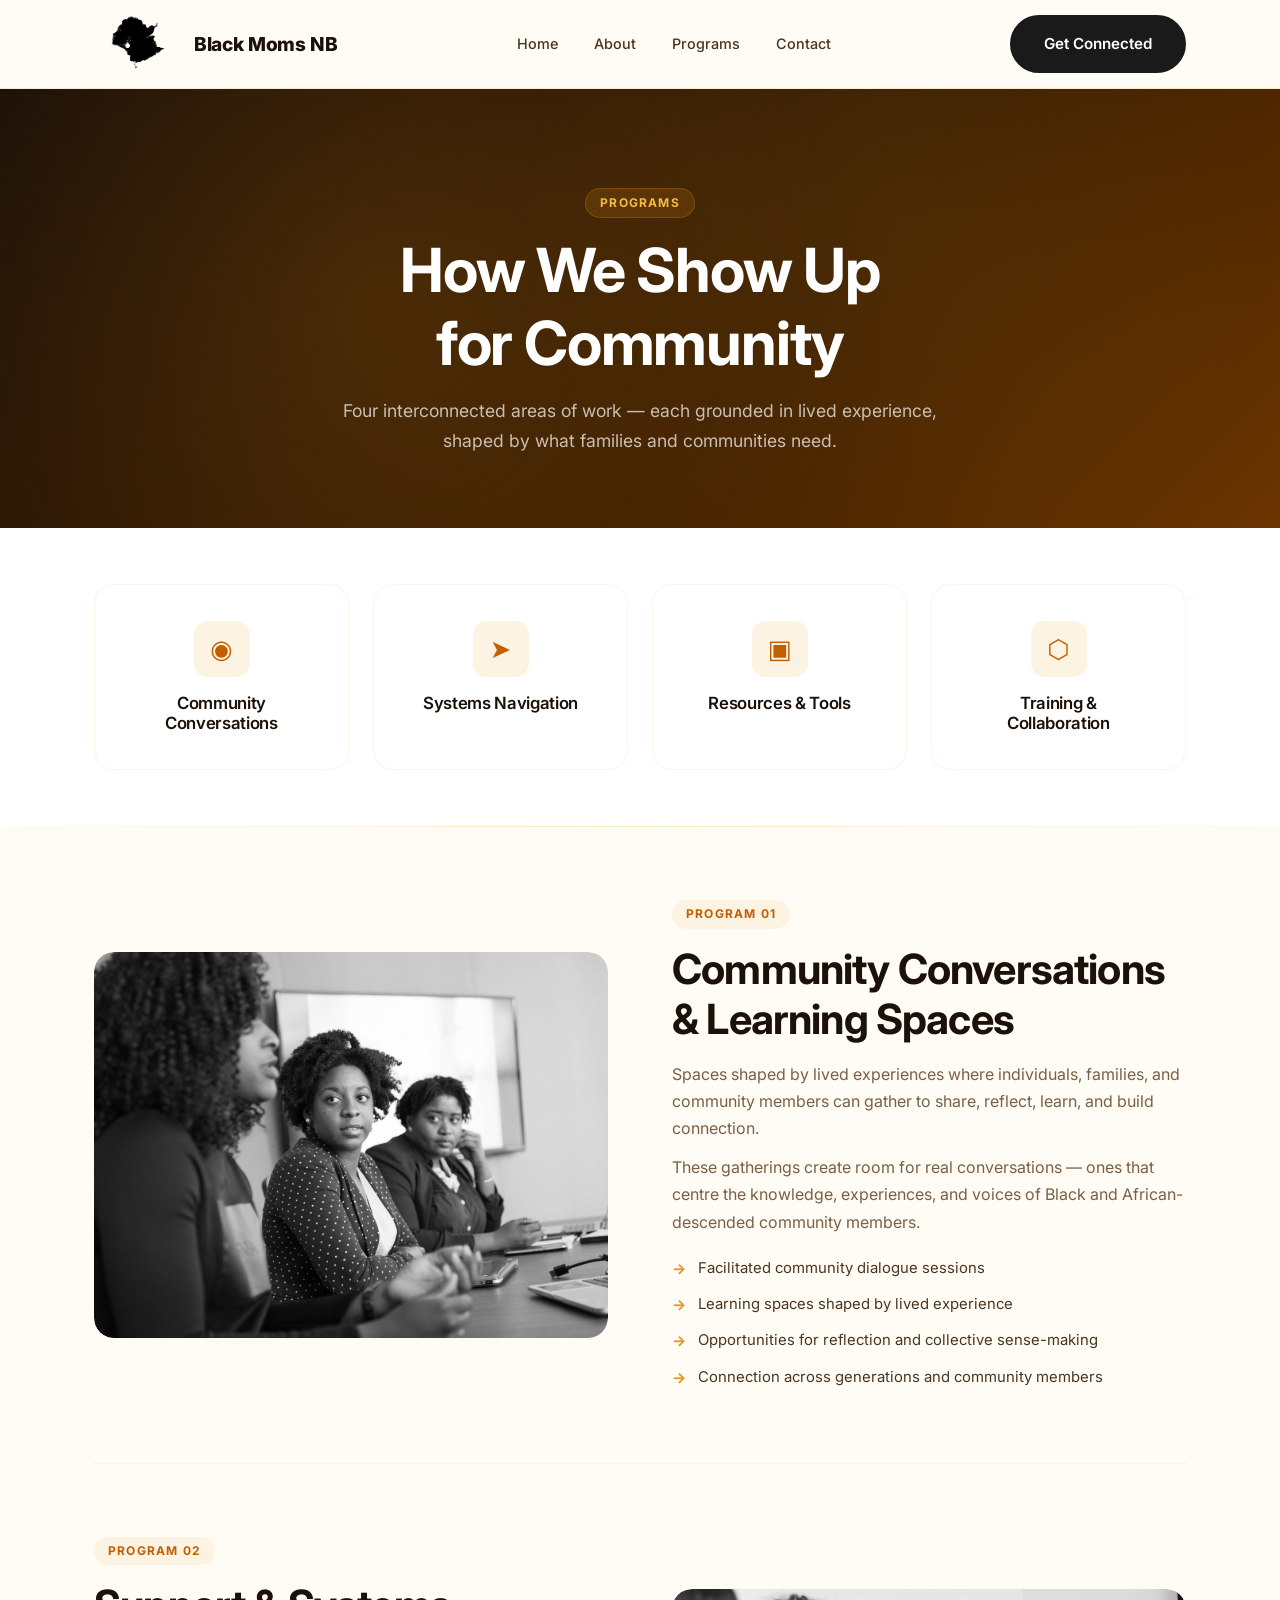
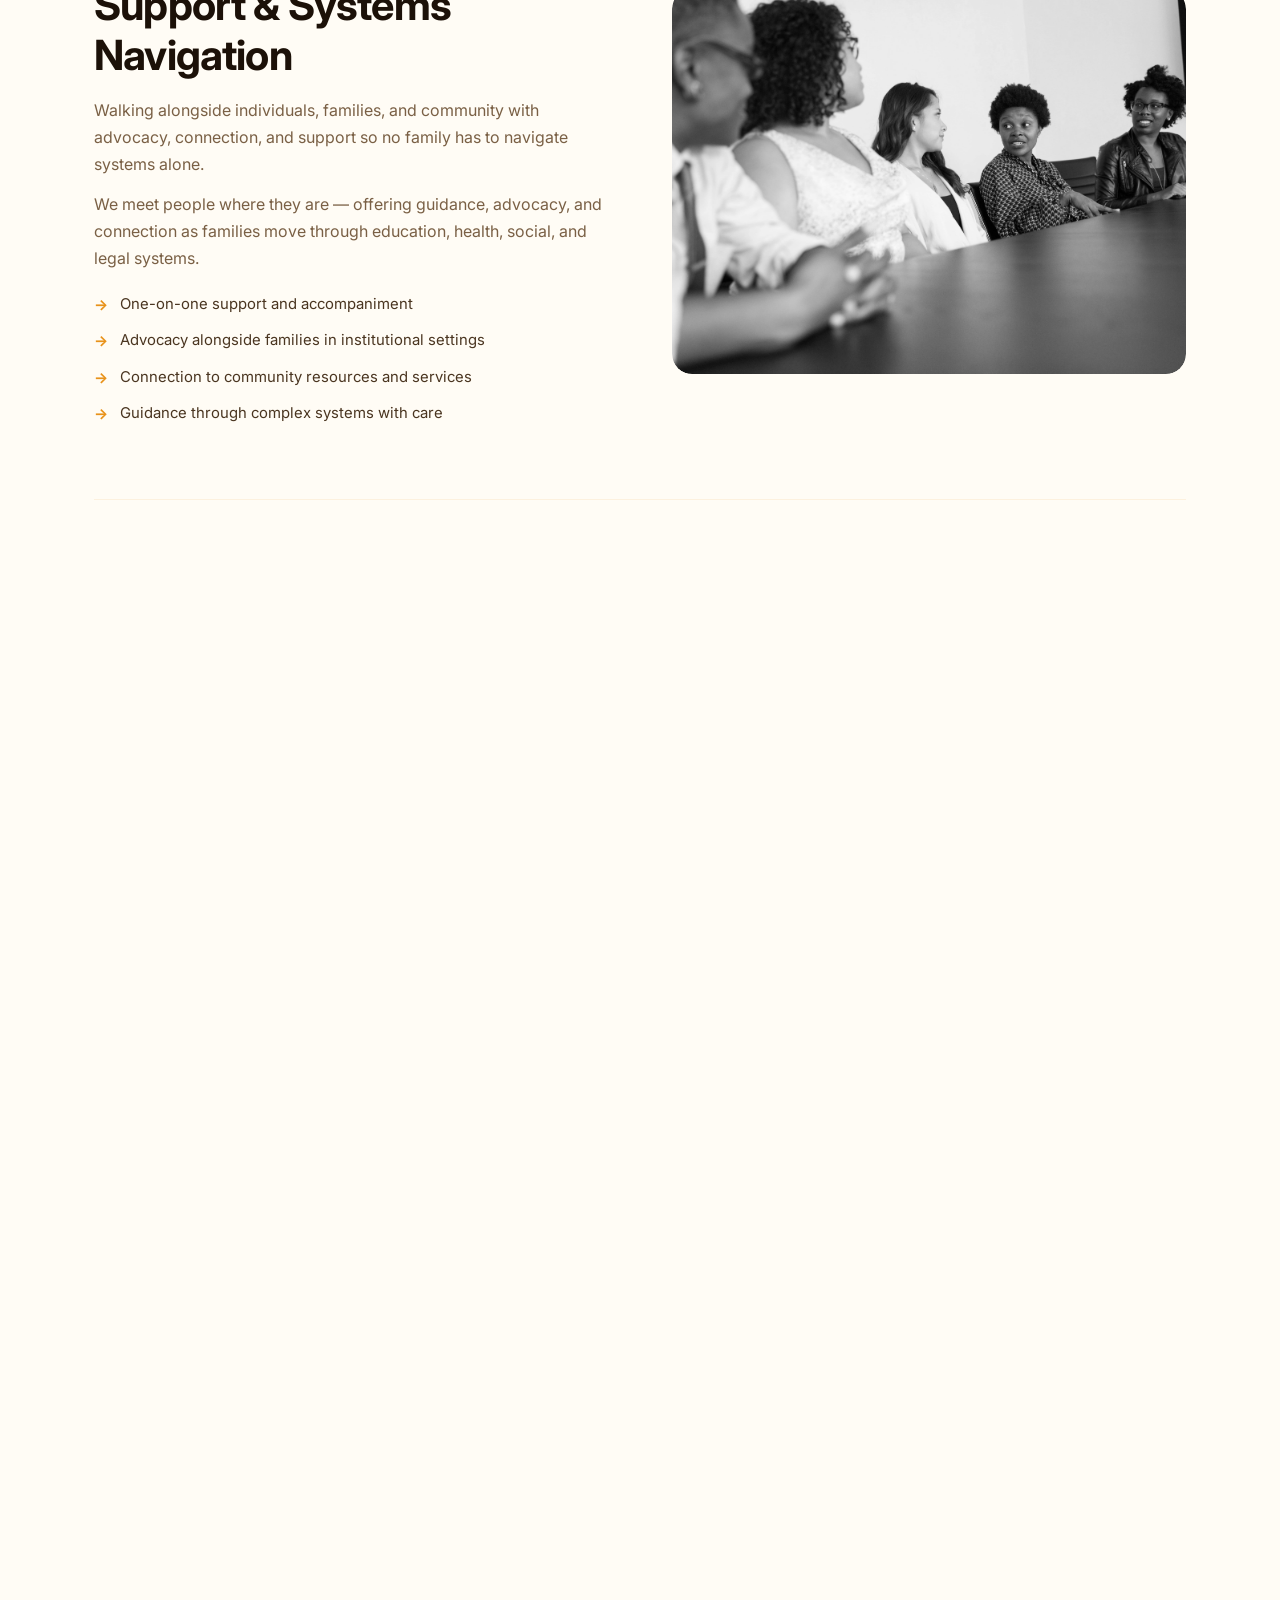
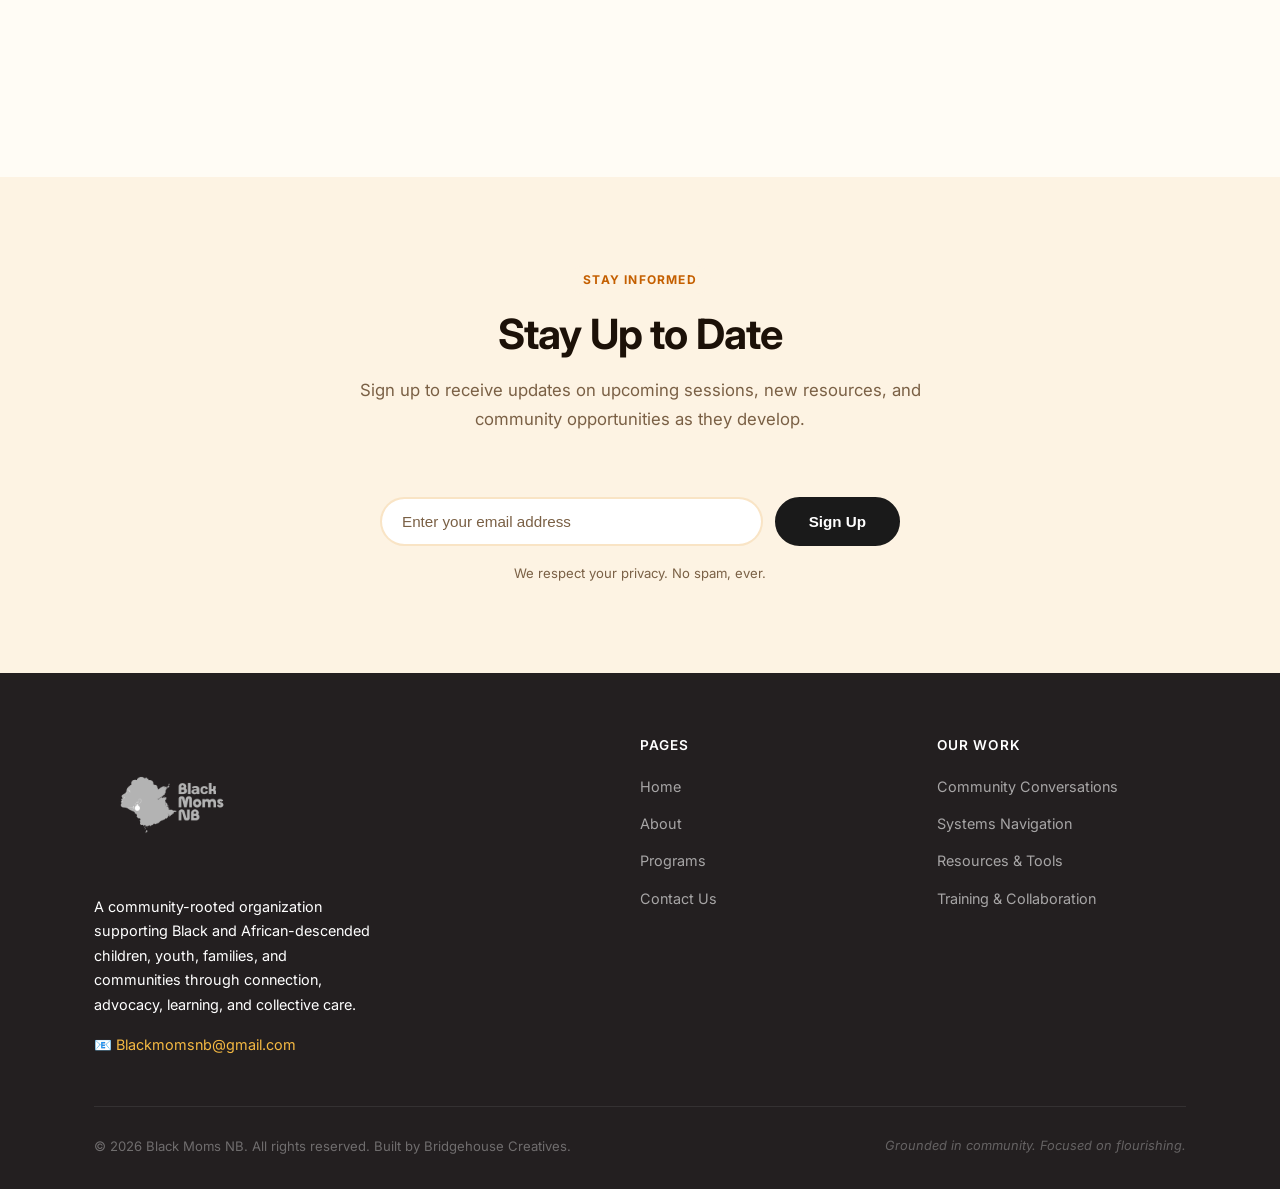
<file: programs/index.html>
<!DOCTYPE html>
<html lang="en">
<head>
  <meta charset="UTF-8" />
  <meta name="viewport" content="width=device-width, initial-scale=1.0" />
  <meta name="description" content="Programs offered by Black Moms NB — Community Conversations, Systems Navigation, Resources, and Training." />
  <title>Programs — Black Moms NB</title>
  <link rel="preconnect" href="https://fonts.googleapis.com" />
  <link rel="preconnect" href="https://fonts.gstatic.com" crossorigin />
  <link href="https://fonts.googleapis.com/css2?family=Inter:wght@400;500;600;700;800&display=swap" rel="stylesheet" />
  <link rel="stylesheet" href="../styles.css" />
  <style>
    .program-full {
      display: grid;
      grid-template-columns: 1fr 1fr;
      gap: 64px;
      align-items: center;
      padding: 72px 0;
    }
    .program-full:not(:last-child) {
      border-bottom: 1px solid rgba(232,146,26,0.1);
    }
    .program-full.reverse { direction: rtl; }
    .program-full.reverse > * { direction: ltr; }
    .program-visual {
      border-radius: var(--radius-lg);
      overflow: hidden;
      background: linear-gradient(135deg, var(--amber-pale), rgba(245,185,66,0.2));
      aspect-ratio: 4/3;
      display: flex;
      align-items: center;
      justify-content: center;
      flex-direction: column;
      gap: 16px;
    }
    .program-visual__icon { font-size: 5rem; }
    .program-visual__label {
      font-size: 0.8rem;
      font-weight: 700;
      letter-spacing: 0.1em;
      text-transform: uppercase;
      color: var(--orange-deep);
    }
    .program-detail h2 { color: var(--dark); margin-bottom: 16px; }
    .program-detail p { color: var(--muted); margin-bottom: 12px; }
    .program-detail ul {
      list-style: none;
      margin-top: 20px;
      display: flex;
      flex-direction: column;
      gap: 10px;
    }
    .program-detail ul li {
      display: flex;
      align-items: flex-start;
      gap: 12px;
      font-size: 0.93rem;
      color: var(--mid);
    }
    .program-detail ul li::before {
      content: '→';
      color: var(--amber);
      font-weight: 700;
      flex-shrink: 0;
      margin-top: 1px;
    }
    @media (max-width: 768px) {
      .program-full { grid-template-columns: 1fr; gap: 32px; }
      .program-full.reverse { direction: ltr; }
    }
  </style>
</head>
<body>

<!-- ===== NAVIGATION ===== -->
<nav class="nav" id="nav">
  <div class="container">
    <div class="nav__inner">
      <a href="/" class="nav__logo">
        <img src="../Black%20Moms%20NB%20Logo.png" alt="Black Moms NB" style="height:76px;width:auto;display:block;" />
        <span class="nav__org-name">Black Moms NB</span>
      </a>
      <ul class="nav__links">
        <li><a href="/">Home</a></li>
        <li><a href="/about/">About</a></li>
        <li><a href="/programs/">Programs</a></li>
        <li><a href="/contact/">Contact</a></li>
      </ul>
      <div class="nav__cta">
        <a href="/contact/" class="btn btn--primary">Get Connected</a>
      </div>
      <button class="nav__hamburger" id="hamburger" aria-label="Open menu">
        <span></span><span></span><span></span>
      </button>
    </div>
  </div>
</nav>
<div class="nav__mobile" id="mobile-nav">
  <button class="nav__mobile-close" id="mobile-close">&times;</button>
  <a href="/">Home</a>
  <a href="/about/">About</a>
  <a href="/programs/">Programs</a>
  <a href="/contact/">Contact</a>
  <a href="/contact/" class="btn btn--primary" style="margin-top:16px;">Get Connected</a>
</div>

<!-- ===== PAGE HERO ===== -->
<div class="page-offset">
  <section class="page-hero">
    <div class="container page-hero__inner">
      <div class="section-tag">Programs</div>
      <h1>How We Show Up<br>for Community</h1>
      <p>Four interconnected areas of work — each grounded in lived experience, shaped by what families and communities need.</p>
    </div>
  </section>
</div>

<!-- ===== PROGRAM OVERVIEW CARDS ===== -->
<section class="section--sm" style="background:var(--white);">
  <div class="container">
    <div class="grid-4">
      <a href="#conversations" style="text-decoration:none;">
        <div class="card" style="text-align:center;" data-reveal>
          <div class="card__icon" style="margin:0 auto 16px;">◉</div>
          <h4>Community Conversations</h4>
        </div>
      </a>
      <a href="#navigation" style="text-decoration:none;">
        <div class="card" style="text-align:center;" data-reveal>
          <div class="card__icon" style="margin:0 auto 16px;">➤</div>
          <h4>Systems Navigation</h4>
        </div>
      </a>
      <a href="#resources" style="text-decoration:none;">
        <div class="card" style="text-align:center;" data-reveal>
          <div class="card__icon" style="margin:0 auto 16px;">▣</div>
          <h4>Resources &amp; Tools</h4>
        </div>
      </a>
      <a href="#training" style="text-decoration:none;">
        <div class="card" style="text-align:center;" data-reveal>
          <div class="card__icon" style="margin:0 auto 16px;">⬡</div>
          <h4>Training &amp; Collaboration</h4>
        </div>
      </a>
    </div>
  </div>
</section>

<div class="divider"></div>

<!-- ===== PROGRAM DETAILS ===== -->
<section style="background:var(--cream);">
  <div class="container">

    <!-- 1. Community Conversations -->
    <div class="program-full" id="conversations" data-reveal>
      <div class="program-visual" style="padding:0;background:none;">
        <img src="../blackmom5.jpg" alt="Community Conversations" style="width:100%;height:100%;object-fit:cover;display:block;border-radius:var(--radius-lg);" />
      </div>
      <div class="program-detail">
        <div class="section-tag">Program 01</div>
        <h2>Community Conversations &amp; Learning Spaces</h2>
        <p>Spaces shaped by lived experiences where individuals, families, and community members can gather to share, reflect, learn, and build connection.</p>
        <p>These gatherings create room for real conversations — ones that centre the knowledge, experiences, and voices of Black and African-descended community members.</p>
        <ul>
          <li>Facilitated community dialogue sessions</li>
          <li>Learning spaces shaped by lived experience</li>
          <li>Opportunities for reflection and collective sense-making</li>
          <li>Connection across generations and community members</li>
        </ul>
      </div>
    </div>

    <!-- 2. Systems Navigation -->
    <div class="program-full reverse" id="navigation" data-reveal>
      <div class="program-visual" style="padding:0;background:none;">
        <img src="../blackmom2.jpg" alt="Support &amp; Systems Navigation" style="width:100%;height:100%;object-fit:cover;display:block;border-radius:var(--radius-lg);filter:grayscale(1);" />
      </div>
      <div class="program-detail">
        <div class="section-tag">Program 02</div>
        <h2>Support &amp; Systems Navigation</h2>
        <p>Walking alongside individuals, families, and community with advocacy, connection, and support so no family has to navigate systems alone.</p>
        <p>We meet people where they are — offering guidance, advocacy, and connection as families move through education, health, social, and legal systems.</p>
        <ul>
          <li>One-on-one support and accompaniment</li>
          <li>Advocacy alongside families in institutional settings</li>
          <li>Connection to community resources and services</li>
          <li>Guidance through complex systems with care</li>
        </ul>
      </div>
    </div>

    <!-- 3. Resources & Tools -->
    <div class="program-full" id="resources" data-reveal>
      <div class="program-visual" style="padding:0;background:none;">
        <img src="../blackmom10.jpg" alt="Resources &amp; Advocacy Tools" style="width:100%;height:100%;object-fit:cover;display:block;border-radius:var(--radius-lg);" />
      </div>
      <div class="program-detail">
        <div class="section-tag">Program 03</div>
        <h2>Resources &amp; Advocacy Tools</h2>
        <p>Practical guidance, resources, and accessible tools grounded in lived experiences and community knowledge.</p>
        <p>We develop materials that are practical, clear, and built around what families actually face — not generic resources, but tools shaped by real community insight.</p>
        <ul>
          <li>Plain-language guides for navigating systems</li>
          <li>Advocacy tools grounded in community experience</li>
          <li>Resources developed with and for families</li>
          <li>Accessible materials in formats that work for community</li>
        </ul>
      </div>
    </div>

    <!-- 4. Training & Collaboration -->
    <div class="program-full reverse" id="training" data-reveal>
      <div class="program-visual" style="padding:0;background:none;">
        <img src="../blackmom4.jpg" alt="Training &amp; Collaboration" style="width:100%;height:100%;object-fit:cover;display:block;border-radius:var(--radius-lg);filter:grayscale(1);" />
      </div>
      <div class="program-detail">
        <div class="section-tag">Program 04</div>
        <h2>Training &amp; Collaboration</h2>
        <p>Community-rooted learning and collaboration that encourages reflection, accountability, meaningful engagement, and stronger community response.</p>
        <p>We work with schools, workplaces, and organizations to strengthen how they understand and respond to the needs of Black and African-descended children, youth, and families.</p>
        <ul>
          <li>Training for educators, administrators, and service providers</li>
          <li>Organizational collaboration and consultation</li>
          <li>Reflective learning that centres accountability</li>
          <li>Building more responsive institutional environments</li>
        </ul>
        <a href="/contact/" class="btn btn--primary" style="margin-top:24px;">Inquire About Training</a>
      </div>
    </div>

  </div>
</section>

<!-- ===== EMAIL SIGNUP ===== -->
<section class="section signup">
  <div class="container">
    <div class="section-header">
      <div class="section-tag">Stay Informed</div>
      <h2>Stay Up to Date</h2>
      <p>Sign up to receive updates on upcoming sessions, new resources, and community opportunities as they develop.</p>
    </div>
    <form class="signup__form js-signup-form" novalidate>
      <input type="email" class="signup__input" placeholder="Enter your email address" required aria-label="Email address" />
      <button type="submit" class="btn btn--primary">Sign Up</button>
    </form>
    <p style="text-align:center;font-size:0.82rem;color:var(--muted);margin-top:16px;">We respect your privacy. No spam, ever.</p>
  </div>
</section>

<!-- ===== FOOTER ===== -->
<footer class="footer">
  <div class="container">
    <div class="footer__inner">
      <div class="footer__brand">
        <a href="/" class="nav__logo">
          <img src="../BlackMomsNBLogowhite.png" alt="Black Moms NB" style="height:130px;width:auto;display:block;max-width:none;" />
        </a>
        <p>A community-rooted organization supporting Black and African-descended children, youth, families, and communities through connection, advocacy, learning, and collective care.</p>
        <p style="margin-top:12px;" class="footer__email">📧 <a href="mailto:Blackmomsnb@gmail.com" style="color:var(--amber-light);">Blackmomsnb@gmail.com</a></p>
      </div>
      <div class="footer__col">
        <h4>Pages</h4>
        <ul class="footer__links">
          <li><a href="/">Home</a></li>
          <li><a href="/about/">About</a></li>
          <li><a href="/programs/">Programs</a></li>
          <li><a href="/contact/">Contact Us</a></li>
        </ul>
      </div>
      <div class="footer__col">
        <h4>Our Work</h4>
        <ul class="footer__links">
          <li><a href="#conversations">Community Conversations</a></li>
          <li><a href="#navigation">Systems Navigation</a></li>
          <li><a href="#resources">Resources &amp; Tools</a></li>
          <li><a href="#training">Training &amp; Collaboration</a></li>
        </ul>
      </div>
    </div>
    <div class="footer__bottom">
      <span>&copy; 2026 Black Moms NB. All rights reserved. Built by Bridgehouse Creatives.</span>
      <span class="footer__note">Grounded in community. Focused on flourishing.</span>
    </div>
  </div>
</footer>

<script src="../script.js"></script>
</body>
</html>
</file>
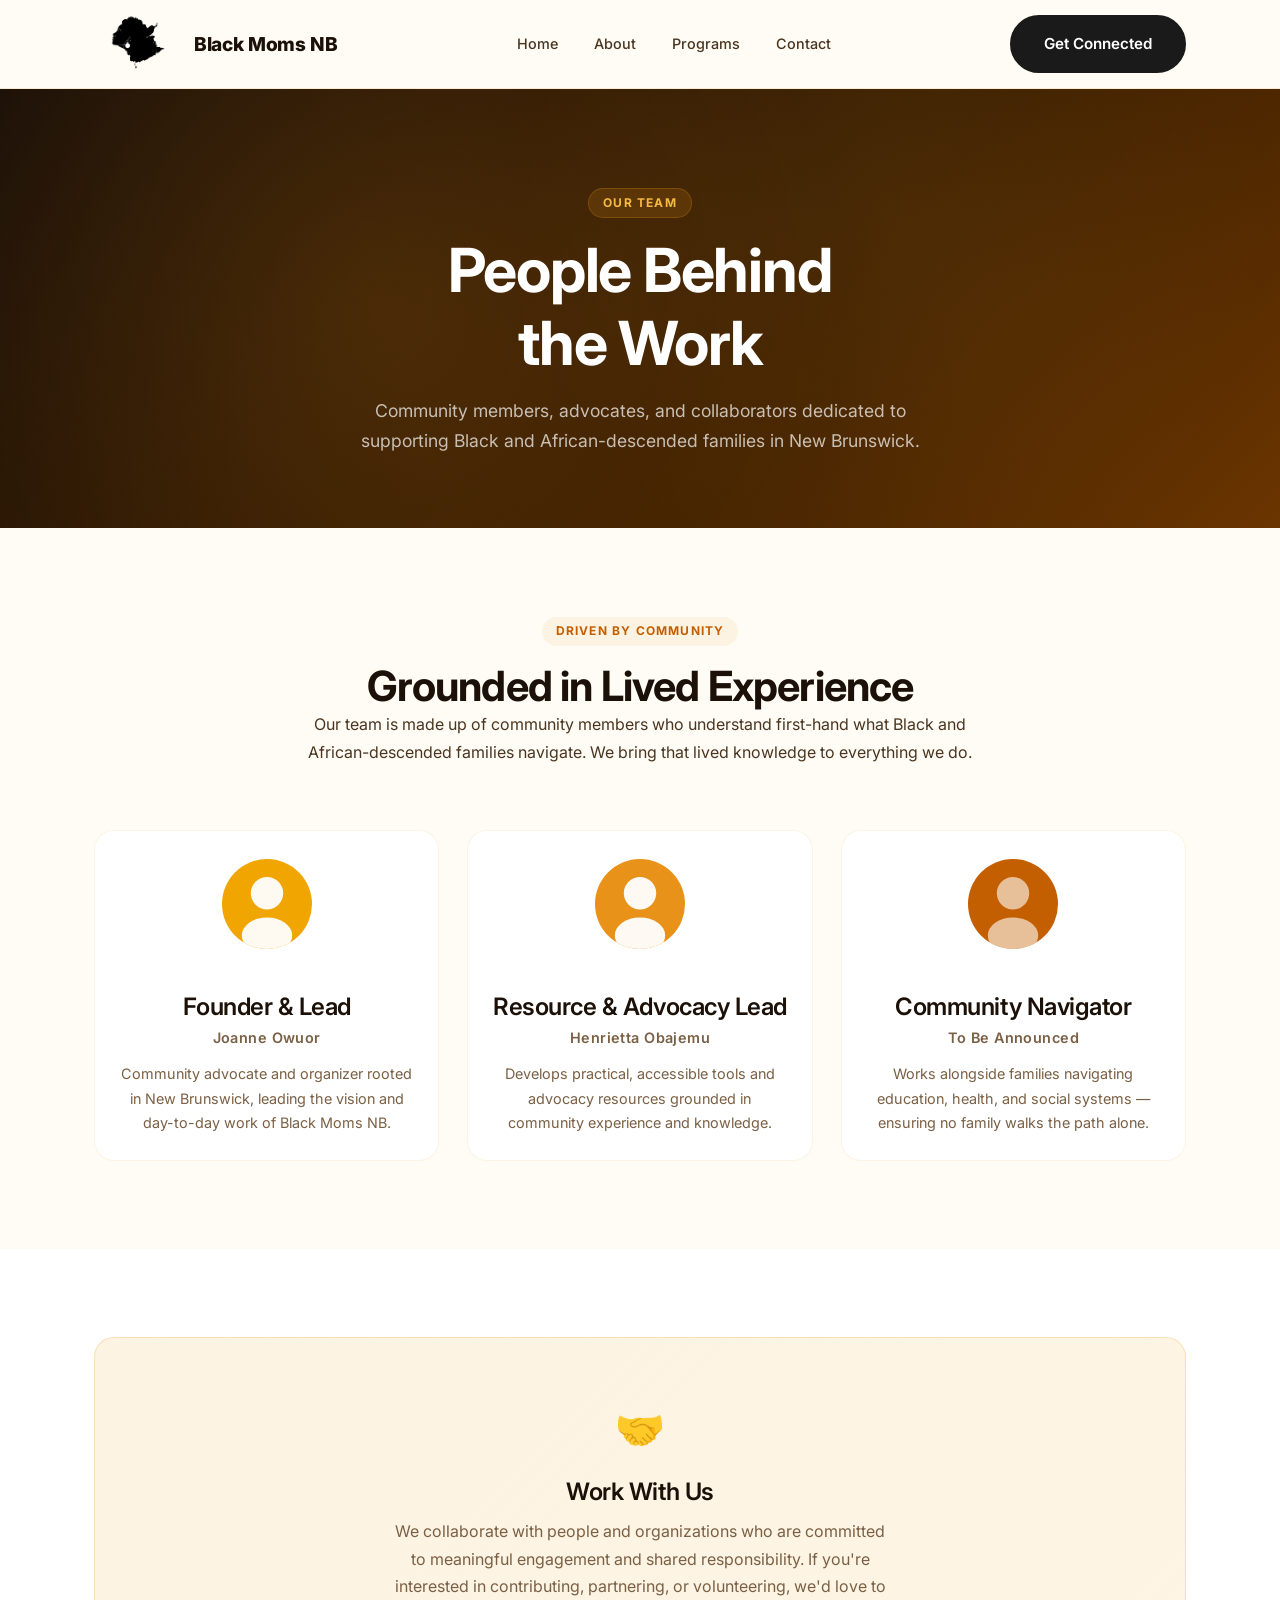
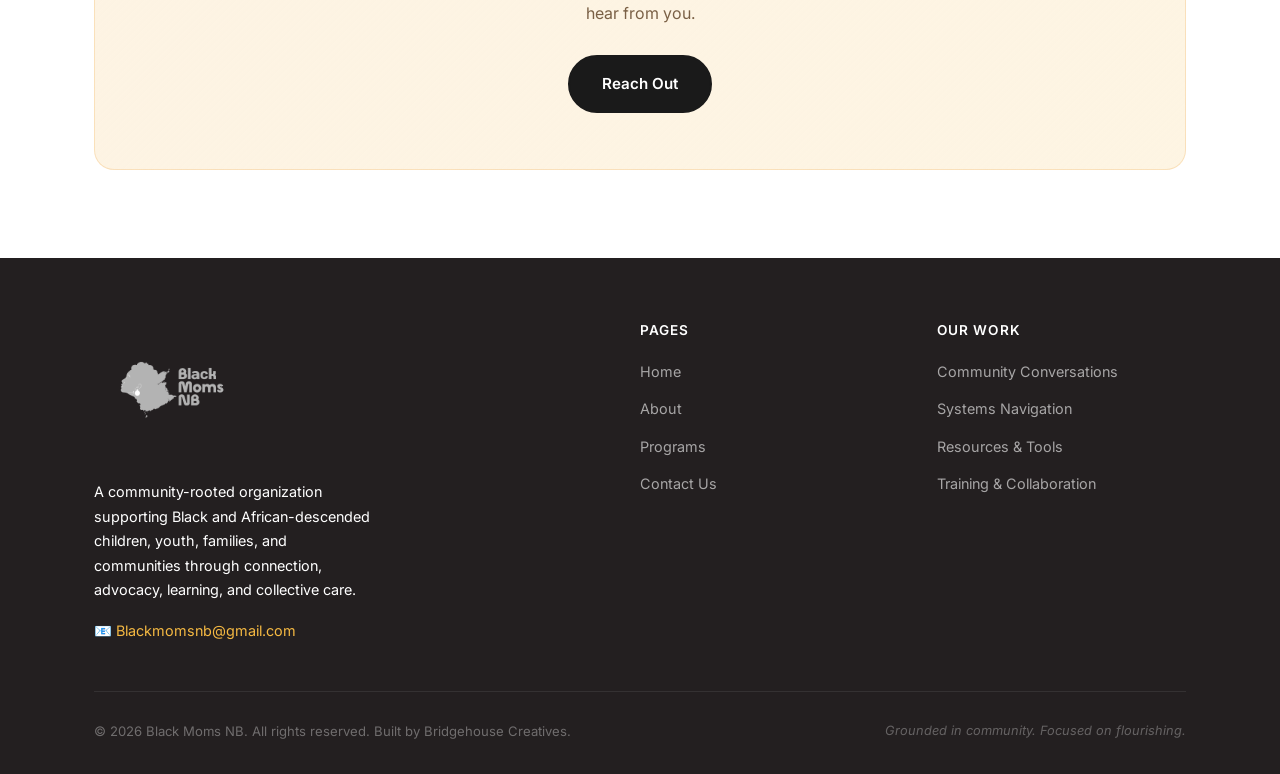
<file: team.html>
<!DOCTYPE html>
<html lang="en">
<head>
  <meta charset="UTF-8" />
  <meta name="viewport" content="width=device-width, initial-scale=1.0" />
  <meta name="description" content="Meet the team behind Black Moms NB — community members dedicated to supporting Black and African-descended families in New Brunswick." />
  <title>Our Team — Black Moms NB</title>
  <link rel="preconnect" href="https://fonts.googleapis.com" />
  <link rel="preconnect" href="https://fonts.gstatic.com" crossorigin />
  <link href="https://fonts.googleapis.com/css2?family=Inter:wght@400;500;600;700;800&display=swap" rel="stylesheet" />
  <link rel="stylesheet" href="styles.css" />
  <style>
    .team-intro {
      max-width: 680px;
      margin: 0 auto;
      text-align: center;
    }
    .team-grid {
      display: grid;
      grid-template-columns: repeat(3, 1fr);
      gap: 28px;
      margin-top: 64px;
    }
    @media (max-width: 900px) {
      .team-grid { grid-template-columns: repeat(2, 1fr); }
    }
    @media (max-width: 580px) {
      .team-grid { grid-template-columns: 1fr; }
    }
    .join-box {
      background: linear-gradient(135deg, var(--amber-pale), rgba(245,185,66,0.15));
      border: 1px solid rgba(232,146,26,0.2);
      border-radius: var(--radius-lg);
      padding: 56px 48px;
      text-align: center;
    }
    .join-box h3 { color: var(--dark); margin-bottom: 12px; }
    .join-box p { color: var(--muted); max-width: 500px; margin: 0 auto 28px; }
  </style>
</head>
<body>

<!-- ===== NAVIGATION ===== -->
<nav class="nav" id="nav">
  <div class="container">
    <div class="nav__inner">
      <a href="index.html" class="nav__logo">
        <img src="Black%20Moms%20NB%20Logo.png" alt="Black Moms NB" style="height:76px;width:auto;display:block;" />
        <span class="nav__org-name">Black Moms NB</span>
      </a>
      <ul class="nav__links">
        <li><a href="index.html">Home</a></li>
        <li><a href="about.html">About</a></li>
        <li><a href="programs.html">Programs</a></li>
        <li><a href="contact.html">Contact</a></li>
      </ul>
      <div class="nav__cta">
        <a href="contact.html" class="btn btn--primary">Get Connected</a>
      </div>
      <button class="nav__hamburger" id="hamburger" aria-label="Open menu">
        <span></span><span></span><span></span>
      </button>
    </div>
  </div>
</nav>
<div class="nav__mobile" id="mobile-nav">
  <button class="nav__mobile-close" id="mobile-close">&times;</button>
  <a href="index.html">Home</a>
  <a href="about.html">About</a>
  <a href="programs.html">Programs</a>
  <a href="contact.html">Contact</a>
  <a href="contact.html" class="btn btn--primary" style="margin-top:16px;">Get Connected</a>
</div>

<!-- ===== PAGE HERO ===== -->
<div class="page-offset">
  <section class="page-hero">
    <div class="container page-hero__inner">
      <div class="section-tag">Our Team</div>
      <h1>People Behind<br>the Work</h1>
      <p>Community members, advocates, and collaborators dedicated to supporting Black and African-descended families in New Brunswick.</p>
    </div>
  </section>
</div>

<!-- ===== TEAM ===== -->
<section class="section" style="background:var(--cream);">
  <div class="container">
    <div class="team-intro" data-reveal>
      <div class="section-tag">Driven by Community</div>
      <h2>Grounded in Lived Experience</h2>
      <p>Our team is made up of community members who understand first-hand what Black and African-descended families navigate. We bring that lived knowledge to everything we do.</p>
    </div>

    <div class="team-grid">
      <div class="team-card" data-reveal>
        <div class="team-card__avatar" style="background:#f0a500;overflow:hidden;">
          <svg viewBox="0 0 100 100" xmlns="http://www.w3.org/2000/svg" style="width:100%;height:100%;display:block;">
            <circle cx="50" cy="38" r="18" fill="#fff" opacity="0.95"/>
            <ellipse cx="50" cy="85" rx="28" ry="20" fill="#fff" opacity="0.95"/>
          </svg>
        </div>
        <div class="team-card__body">
          <h3>Founder &amp; Lead</h3>
          <p class="team-card__role">Joanne Owuor</p>
          <p>Community advocate and organizer rooted in New Brunswick, leading the vision and day-to-day work of Black Moms NB.</p>
        </div>
      </div>

      <div class="team-card" data-reveal>
        <div class="team-card__avatar" style="background:#e8921a;overflow:hidden;">
          <svg viewBox="0 0 100 100" xmlns="http://www.w3.org/2000/svg" style="width:100%;height:100%;display:block;">
            <circle cx="50" cy="38" r="18" fill="#fff" opacity="0.95"/>
            <ellipse cx="50" cy="85" rx="28" ry="20" fill="#fff" opacity="0.95"/>
          </svg>
        </div>
        <div class="team-card__body">
          <h3>Resource &amp; Advocacy Lead</h3>
          <p class="team-card__role">Henrietta Obajemu</p>
          <p>Develops practical, accessible tools and advocacy resources grounded in community experience and knowledge.</p>
        </div>
      </div>

      <div class="team-card" data-reveal>
        <div class="team-card__avatar" style="background:#c45f00;overflow:hidden;">
          <svg viewBox="0 0 100 100" xmlns="http://www.w3.org/2000/svg" style="width:100%;height:100%;display:block;">
            <circle cx="50" cy="38" r="18" fill="#fff" opacity="0.6"/>
            <ellipse cx="50" cy="85" rx="28" ry="20" fill="#fff" opacity="0.6"/>
          </svg>
        </div>
        <div class="team-card__body">
          <h3>Community Navigator</h3>
          <p class="team-card__role">To Be Announced</p>
          <p>Works alongside families navigating education, health, and social systems — ensuring no family walks the path alone.</p>
        </div>
      </div>
    </div>
  </div>
</section>

<!-- ===== JOIN ===== -->
<section class="section" style="background:var(--white);">
  <div class="container">
    <div class="join-box" data-reveal>
      <div style="font-size:2.5rem;margin-bottom:16px;">🤝</div>
      <h3>Work With Us</h3>
      <p>We collaborate with people and organizations who are committed to meaningful engagement and shared responsibility. If you're interested in contributing, partnering, or volunteering, we'd love to hear from you.</p>
      <a href="contact.html" class="btn btn--primary">Reach Out</a>
    </div>
  </div>
</section>

<!-- ===== FOOTER ===== -->
<footer class="footer">
  <div class="container">
    <div class="footer__inner">
      <div class="footer__brand">
        <a href="index.html" class="nav__logo">
          <img src="BlackMomsNBLogowhite.png" alt="Black Moms NB" style="height:130px;width:auto;display:block;max-width:none;" />
        </a>
        <p>A community-rooted organization supporting Black and African-descended children, youth, families, and communities through connection, advocacy, learning, and collective care.</p>
        <p style="margin-top:12px;" class="footer__email">📧 <a href="mailto:Blackmomsnb@gmail.com" style="color:var(--amber-light);">Blackmomsnb@gmail.com</a></p>
      </div>
      <div class="footer__col">
        <h4>Pages</h4>
        <ul class="footer__links">
          <li><a href="index.html">Home</a></li>
          <li><a href="about.html">About</a></li>
          <li><a href="programs.html">Programs</a></li>
          <li><a href="contact.html">Contact Us</a></li>
        </ul>
      </div>
      <div class="footer__col">
        <h4>Our Work</h4>
        <ul class="footer__links">
          <li><a href="programs.html#conversations">Community Conversations</a></li>
          <li><a href="programs.html#navigation">Systems Navigation</a></li>
          <li><a href="programs.html#resources">Resources &amp; Tools</a></li>
          <li><a href="programs.html#training">Training &amp; Collaboration</a></li>
        </ul>
      </div>
    </div>
    <div class="footer__bottom">
      <span>&copy; 2026 Black Moms NB. All rights reserved. Built by Bridgehouse Creatives.</span>
      <span class="footer__note">Grounded in community. Focused on flourishing.</span>
    </div>
  </div>
</footer>

<script src="script.js"></script>
</body>
</html>
</file>
<file: styles.css>
/* ===== RESET & BASE ===== */
*, *::before, *::after { box-sizing: border-box; margin: 0; padding: 0; }

:root {
  --amber:       #E8921A;
  --amber-light: #F5B942;
  --amber-pale:  #FDF3E3;
  --orange-deep: #C45F00;
  --orange-dark: #9A4500;
  --cream:       #FFFCF5;
  --dark:        #1C1108;
  --mid:         #4A3520;
  --muted:       #7A6045;
  --white:       #FFFFFF;
  --shadow-sm:   0 2px 8px rgba(196,95,0,0.10);
  --shadow-md:   0 6px 24px rgba(196,95,0,0.14);
  --shadow-lg:   0 16px 48px rgba(196,95,0,0.18);
  --radius:      12px;
  --radius-lg:   20px;
  --transition:  0.3s ease;
}

html { scroll-behavior: smooth; }

body {
  font-family: 'Inter', 'Segoe UI', system-ui, sans-serif;
  background: var(--cream);
  color: var(--dark);
  line-height: 1.7;
  font-size: 16px;
}

img { max-width: 100%; display: block; }
a { color: inherit; text-decoration: none; }

/* ===== TYPOGRAPHY ===== */
h1, h2, h3, h4 {
  line-height: 1.2;
  font-weight: 700;
  letter-spacing: -0.02em;
}

h1 { font-size: clamp(2.2rem, 5vw, 3.8rem); }
h2 { font-size: clamp(1.7rem, 3.5vw, 2.6rem); }
h3 { font-size: clamp(1.2rem, 2.5vw, 1.5rem); font-weight: 600; }
h4 { font-size: 1.05rem; font-weight: 600; }

p { color: var(--mid); margin-bottom: 1rem; }
p:last-child { margin-bottom: 0; }

/* ===== LAYOUT ===== */
.container {
  max-width: 1140px;
  margin: 0 auto;
  padding: 0 24px;
}

.section { padding: 88px 0; }
.section--sm { padding: 56px 0; }
.section--lg { padding: 112px 0; }

/* ===== BUTTONS ===== */
.btn {
  display: inline-flex;
  align-items: center;
  gap: 8px;
  padding: 14px 32px;
  border-radius: 50px;
  font-weight: 600;
  font-size: 0.95rem;
  cursor: pointer;
  transition: all var(--transition);
  border: 2px solid transparent;
  white-space: nowrap;
  text-decoration: none;
}

.btn--primary {
  background: #1a1a1a;
  color: var(--white);
  border-color: #1a1a1a;
}
.btn--primary:hover {
  background: var(--amber);
  border-color: var(--amber);
  transform: translateY(-2px);
  box-shadow: var(--shadow-md);
}

.btn--outline {
  background: transparent;
  color: var(--amber);
  border-color: var(--amber);
}
.btn--outline:hover {
  background: var(--amber);
  color: var(--white);
  transform: translateY(-2px);
}

.btn--white {
  background: var(--white);
  color: var(--orange-deep);
  border-color: var(--white);
}
.btn--white:hover {
  background: var(--amber-pale);
  transform: translateY(-2px);
  box-shadow: var(--shadow-md);
}

/* ===== NAVIGATION ===== */
.nav {
  position: fixed;
  top: 0; left: 0; right: 0;
  z-index: 1000;
  background: rgba(255, 252, 245, 0.95);
  backdrop-filter: blur(12px);
  -webkit-backdrop-filter: blur(12px);
  border-bottom: 1px solid rgba(232,146,26,0.12);
  transition: all var(--transition);
}

.nav.scrolled {
  box-shadow: var(--shadow-sm);
}

.nav__inner {
  display: flex;
  align-items: center;
  justify-content: space-between;
  min-height: 88px;
}

.nav__logo {
  display: flex;
  align-items: center;
  gap: 12px;
  font-weight: 800;
  font-size: 1.15rem;
  color: var(--dark);
  letter-spacing: -0.01em;
}

.nav__org-name {
  font-weight: 800;
  font-size: 1.2rem;
  color: var(--dark);
  letter-spacing: -0.01em;
  white-space: nowrap;
}

.footer__brand .nav__org-name { color: var(--white); }

@media (max-width: 480px) {
  .nav__org-name { font-size: 0.95rem; }
}

.nav__logo-mark {
  width: 40px;
  height: 40px;
  background: linear-gradient(135deg, var(--amber), var(--orange-deep));
  border-radius: 10px;
  display: flex;
  align-items: center;
  justify-content: center;
  color: white;
  font-size: 0.75rem;
  font-weight: 800;
  letter-spacing: 0.02em;
  flex-shrink: 0;
}

.nav__logo-text span {
  display: block;
  font-size: 0.65rem;
  font-weight: 500;
  color: var(--muted);
  letter-spacing: 0.04em;
  text-transform: uppercase;
  line-height: 1;
}

.nav__links {
  display: flex;
  align-items: center;
  gap: 4px;
  list-style: none;
}

.nav__links a {
  display: block;
  padding: 8px 16px;
  border-radius: 50px;
  font-size: 0.9rem;
  font-weight: 500;
  color: var(--mid);
  transition: all var(--transition);
}

.nav__links a:hover,
.nav__links a.active {
  color: var(--amber);
  background: rgba(232,146,26,0.08);
}

.nav__cta {
  display: flex;
  align-items: center;
  gap: 12px;
}

.nav__hamburger {
  display: none;
  flex-direction: column;
  gap: 5px;
  cursor: pointer;
  padding: 8px;
  border: none;
  background: none;
}

.nav__hamburger span {
  display: block;
  width: 22px;
  height: 2px;
  background: var(--dark);
  border-radius: 2px;
  transition: all var(--transition);
}

/* ===== MOBILE NAV ===== */
.nav__mobile {
  display: none;
  position: fixed;
  inset: 0;
  background: var(--cream);
  z-index: 999;
  flex-direction: column;
  align-items: center;
  justify-content: center;
  gap: 8px;
}

.nav__mobile.open { display: flex; }

.nav__mobile a {
  font-size: 1.4rem;
  font-weight: 700;
  color: var(--dark);
  padding: 12px 32px;
  border-radius: 50px;
  transition: all var(--transition);
}

.nav__mobile a:hover, .nav__mobile a.active {
  color: var(--amber);
  background: rgba(232,146,26,0.08);
}

.nav__mobile-close {
  position: absolute;
  top: 24px; right: 24px;
  font-size: 1.5rem;
  cursor: pointer;
  color: var(--mid);
  border: none;
  background: none;
  line-height: 1;
  padding: 8px;
}

/* ===== PAGE OFFSET ===== */
.page-offset { padding-top: 88px; }

/* ===== HERO ===== */
.hero {
  position: relative;
  min-height: 92vh;
  display: flex;
  align-items: center;
  overflow: hidden;
  background:
    linear-gradient(135deg, rgba(28,17,8,0.88) 0%, rgba(61,31,0,0.82) 50%, rgba(107,53,0,0.78) 100%),
    url('blackmom7.jpg') center center / cover no-repeat;
}

.hero__bg-pattern {
  position: absolute;
  inset: 0;
  background-image:
    radial-gradient(circle at 20% 50%, rgba(232,146,26,0.15) 0%, transparent 50%),
    radial-gradient(circle at 80% 20%, rgba(245,185,66,0.10) 0%, transparent 40%),
    radial-gradient(circle at 60% 80%, rgba(196,95,0,0.12) 0%, transparent 40%);
}

.hero__orb {
  position: absolute;
  border-radius: 50%;
  filter: blur(60px);
  opacity: 0.3;
  animation: float 8s ease-in-out infinite;
}

.hero__orb--1 {
  width: 400px; height: 400px;
  background: var(--amber);
  top: -100px; right: -100px;
  animation-delay: 0s;
}

.hero__orb--2 {
  width: 300px; height: 300px;
  background: var(--orange-deep);
  bottom: -50px; left: 10%;
  animation-delay: 3s;
}

@keyframes float {
  0%, 100% { transform: translateY(0) scale(1); }
  50% { transform: translateY(-20px) scale(1.05); }
}

.hero__content {
  position: relative;
  z-index: 2;
  max-width: 780px;
}

.hero__eyebrow {
  display: inline-flex;
  align-items: center;
  gap: 8px;
  background: rgba(232,146,26,0.15);
  border: 1px solid rgba(232,146,26,0.3);
  color: var(--amber-light);
  padding: 6px 16px;
  border-radius: 50px;
  font-size: 0.8rem;
  font-weight: 600;
  letter-spacing: 0.06em;
  text-transform: uppercase;
  margin-bottom: 24px;
}

.hero__eyebrow::before {
  content: '';
  width: 6px; height: 6px;
  background: var(--amber-light);
  border-radius: 50%;
  animation: pulse 2s ease-in-out infinite;
}

@keyframes pulse {
  0%, 100% { opacity: 1; transform: scale(1); }
  50% { opacity: 0.5; transform: scale(0.8); }
}

.hero__title {
  color: var(--white);
  margin-bottom: 24px;
}

.hero__title em {
  font-style: normal;
  background: linear-gradient(90deg, var(--amber-light), var(--amber));
  -webkit-background-clip: text;
  -webkit-text-fill-color: transparent;
  background-clip: text;
}

.hero__subtitle {
  font-size: 1.15rem;
  color: rgba(255,255,255,0.72);
  max-width: 580px;
  margin-bottom: 40px;
  line-height: 1.7;
}

.hero__actions {
  display: flex;
  flex-wrap: wrap;
  gap: 16px;
  align-items: center;
}

.hero__scroll {
  position: absolute;
  bottom: 32px;
  left: 50%;
  transform: translateX(-50%);
  z-index: 2;
  display: flex;
  flex-direction: column;
  align-items: center;
  gap: 8px;
  color: rgba(255,255,255,0.4);
  font-size: 0.75rem;
  letter-spacing: 0.08em;
  text-transform: uppercase;
  animation: bounce 2s ease-in-out infinite;
}

.hero__scroll::after {
  content: '\2193';
  font-size: 1.1rem;
}

@keyframes bounce {
  0%, 100% { transform: translateX(-50%) translateY(0); }
  50% { transform: translateX(-50%) translateY(6px); }
}

/* ===== SECTION HEADERS ===== */
.section-header {
  text-align: center;
  max-width: 640px;
  margin: 0 auto 64px;
}

.section-tag {
  display: inline-block;
  background: var(--amber-pale);
  color: var(--orange-deep);
  font-size: 0.75rem;
  font-weight: 700;
  letter-spacing: 0.1em;
  text-transform: uppercase;
  padding: 4px 14px;
  border-radius: 50px;
  margin-bottom: 16px;
}

.section-header h2 { color: var(--dark); margin-bottom: 16px; }
.section-header p { font-size: 1.05rem; color: var(--muted); }

/* ===== CARDS ===== */
.card {
  background: var(--white);
  border-radius: var(--radius-lg);
  padding: 36px;
  border: 1px solid rgba(232,146,26,0.1);
  transition: all var(--transition);
  height: 100%;
}

.card:hover {
  transform: translateY(-4px);
  box-shadow: var(--shadow-md);
  border-color: rgba(232,146,26,0.2);
}

.card__icon {
  width: 56px; height: 56px;
  border-radius: 14px;
  background: var(--amber-pale);
  display: flex;
  align-items: center;
  justify-content: center;
  margin-bottom: 20px;
  font-size: 1.6rem;
  color: var(--orange-deep);
  font-style: normal;
  line-height: 1;
}

.card h3 { color: var(--dark); margin-bottom: 12px; }
.card p { color: var(--muted); font-size: 0.95rem; }

/* ===== GRID ===== */
.grid-2 { display: grid; grid-template-columns: repeat(2, 1fr); gap: 28px; }
.grid-3 { display: grid; grid-template-columns: repeat(3, 1fr); gap: 28px; }
.grid-4 { display: grid; grid-template-columns: repeat(4, 1fr); gap: 24px; }

/* ===== PILLARS SECTION ===== */
.pillars { background: var(--white); }

/* ===== ABOUT STRIP ===== */
.about-strip {
  background: linear-gradient(135deg, var(--dark) 0%, #3D1F00 100%);
  color: var(--white);
  padding: 80px 0;
}

.about-strip__inner {
  display: grid;
  grid-template-columns: 1fr 1fr;
  gap: 64px;
  align-items: center;
}

.about-strip h2 { color: var(--white); margin-bottom: 20px; }
.about-strip p { color: rgba(255,255,255,0.72); }

.about-strip__quote {
  border-left: 3px solid var(--amber);
  padding-left: 24px;
  font-size: 1.15rem;
  font-style: italic;
  color: var(--amber-light);
  line-height: 1.6;
}

/* ===== EMAIL SIGNUP ===== */
.signup { background: var(--amber-pale); }

.signup__form {
  max-width: 520px;
  margin: 0 auto;
  display: flex;
  gap: 12px;
}

.signup__input {
  flex: 1;
  padding: 14px 20px;
  border: 2px solid rgba(232,146,26,0.25);
  border-radius: 50px;
  font-size: 0.95rem;
  background: var(--white);
  color: var(--dark);
  outline: none;
  transition: border-color var(--transition);
}

.signup__input:focus { border-color: var(--amber); }
.signup__input::placeholder { color: var(--muted); }

/* ===== PROGRAMS PAGE ===== */
.program-card {
  background: var(--white);
  border-radius: var(--radius-lg);
  overflow: hidden;
  border: 1px solid rgba(232,146,26,0.1);
  transition: all var(--transition);
}

.program-card:hover {
  transform: translateY(-4px);
  box-shadow: var(--shadow-md);
}

.program-card__header {
  padding: 32px 36px 24px;
  background: linear-gradient(135deg, var(--amber-pale), rgba(245,185,66,0.15));
  border-bottom: 1px solid rgba(232,146,26,0.1);
}

.program-card__icon {
  font-size: 2.2rem;
  margin-bottom: 12px;
}

.program-card__header h3 { color: var(--dark); }

.program-card__body {
  padding: 28px 36px 36px;
}

.program-card__body p { color: var(--muted); }

/* ===== TEAM PAGE ===== */
.team-card {
  background: var(--white);
  border-radius: var(--radius-lg);
  overflow: hidden;
  border: 1px solid rgba(232,146,26,0.1);
  transition: all var(--transition);
  text-align: center;
}

.team-card:hover {
  transform: translateY(-4px);
  box-shadow: var(--shadow-md);
}

.team-card__avatar {
  width: 90px;
  height: 90px;
  border-radius: 50%;
  margin: 28px auto 20px;
  background: linear-gradient(135deg, var(--amber-pale), rgba(245,185,66,0.2));
  overflow: hidden;
  flex-shrink: 0;
}

.team-card__avatar-inner {
  width: 100%;
  height: 100%;
  display: flex;
  align-items: center;
  justify-content: center;
  font-size: 2.5rem;
}

.team-card__body { padding: 24px; }
.team-card__body h3 { color: var(--dark); margin-bottom: 4px; }
.team-card__role {
  font-size: 0.85rem;
  font-weight: 600;
  color: var(--amber);
  letter-spacing: 0.03em;
  margin-bottom: 12px;
}
.team-card__body p { font-size: 0.9rem; color: var(--muted); }

/* ===== PAGE HERO ===== */
.page-hero {
  background: linear-gradient(135deg, #1C1108 0%, #3D1F00 60%, #6B3500 100%);
  padding: 100px 0 72px;
  text-align: center;
  position: relative;
  overflow: hidden;
}

.page-hero::before {
  content: '';
  position: absolute;
  inset: 0;
  background:
    radial-gradient(circle at 30% 50%, rgba(232,146,26,0.15) 0%, transparent 50%),
    radial-gradient(circle at 70% 30%, rgba(245,185,66,0.08) 0%, transparent 40%);
}

.page-hero__inner { position: relative; z-index: 1; }
.page-hero .section-tag { background: rgba(232,146,26,0.15); color: var(--amber-light); border: 1px solid rgba(232,146,26,0.25); }
.page-hero h1 { color: var(--white); margin-bottom: 16px; }
.page-hero p { color: rgba(255,255,255,0.7); font-size: 1.1rem; max-width: 600px; margin: 0 auto; }

/* ===== CONTACT FORM ===== */
.contact-form {
  background: var(--white);
  border-radius: var(--radius-lg);
  padding: 48px;
  border: 1px solid rgba(232,146,26,0.1);
  box-shadow: var(--shadow-sm);
}

.form-group {
  margin-bottom: 24px;
}

.form-group label {
  display: block;
  font-size: 0.875rem;
  font-weight: 600;
  color: var(--dark);
  margin-bottom: 8px;
}

.form-group input,
.form-group textarea,
.form-group select {
  width: 100%;
  padding: 14px 18px;
  border: 2px solid rgba(232,146,26,0.2);
  border-radius: var(--radius);
  font-size: 0.95rem;
  color: var(--dark);
  background: var(--cream);
  outline: none;
  transition: border-color var(--transition);
  font-family: inherit;
}

.form-group input:focus,
.form-group textarea:focus,
.form-group select:focus {
  border-color: var(--amber);
  background: var(--white);
}

.form-group textarea { resize: vertical; min-height: 140px; }

.form-row { display: grid; grid-template-columns: 1fr 1fr; gap: 20px; }

/* ===== SUPPORT / CTA SECTION ===== */
.cta-section {
  background: linear-gradient(135deg, var(--amber) 0%, var(--orange-deep) 100%);
  padding: 88px 0;
  text-align: center;
}

.cta-section h2 { color: var(--white); margin-bottom: 16px; }
.cta-section p { color: rgba(255,255,255,0.85); font-size: 1.05rem; max-width: 560px; margin: 0 auto 32px; }

/* ===== INFO BOXES ===== */
.info-box {
  background: var(--amber-pale);
  border-left: 4px solid var(--amber);
  border-radius: 0 var(--radius) var(--radius) 0;
  padding: 20px 24px;
  margin-bottom: 16px;
}
.info-box p { color: var(--mid); font-size: 0.9rem; }
.info-box strong { color: var(--orange-deep); }

/* ===== STATS ===== */
.stat-item {
  text-align: center;
  padding: 32px 16px;
}

.stat-item__number {
  font-size: clamp(2rem, 4vw, 3rem);
  font-weight: 800;
  color: var(--amber);
  line-height: 1;
  margin-bottom: 8px;
}

.stat-item__label {
  font-size: 0.9rem;
  color: var(--muted);
  font-weight: 500;
}

/* ===== DIVIDER ===== */
.divider {
  height: 1px;
  background: linear-gradient(90deg, transparent, rgba(232,146,26,0.2), transparent);
  margin: 0;
}

/* ===== FOOTER ===== */
.footer {
  background: #231f20;
  color: rgba(255,255,255,0.7);
  padding: 64px 0 32px;
}

.footer__inner {
  display: grid;
  grid-template-columns: 2fr 1fr 1fr;
  gap: 48px;
  margin-bottom: 48px;
}

.footer__brand .nav__logo { color: var(--white); margin-bottom: 20px; display: inline-block; }
.footer__brand .nav__logo img { max-width: none; }
.footer__brand p { font-size: 0.9rem; max-width: 280px; line-height: 1.7; color: #ffffff; }

.footer__col h4 {
  color: var(--white);
  font-size: 0.85rem;
  letter-spacing: 0.08em;
  text-transform: uppercase;
  margin-bottom: 20px;
}

.footer__links { list-style: none; }
.footer__links li { margin-bottom: 10px; }
.footer__links a {
  color: rgba(255,255,255,0.6);
  font-size: 0.9rem;
  transition: color var(--transition);
}
.footer__links a:hover { color: var(--amber-light); }

.footer__email {
  color: var(--amber-light);
  font-size: 0.9rem;
}

.footer__bottom {
  border-top: 1px solid rgba(255,255,255,0.08);
  padding-top: 28px;
  display: flex;
  justify-content: space-between;
  align-items: center;
  font-size: 0.82rem;
  color: rgba(255,255,255,0.35);
}

.footer__note {
  font-size: 0.8rem;
  color: rgba(255,255,255,0.3);
  font-style: italic;
}

/* ===== ABOUT PAGE ===== */
.values-list {
  list-style: none;
  display: flex;
  flex-direction: column;
  gap: 16px;
}

.values-list li {
  display: flex;
  align-items: flex-start;
  gap: 16px;
  padding: 20px;
  background: var(--white);
  border-radius: var(--radius);
  border: 1px solid rgba(232,146,26,0.1);
  transition: all var(--transition);
}

.values-list li:hover { border-color: rgba(232,146,26,0.25); box-shadow: var(--shadow-sm); }

.values-list__dot {
  width: 10px; height: 10px;
  background: var(--amber);
  border-radius: 50%;
  margin-top: 6px;
  flex-shrink: 0;
}

.values-list__text strong { color: var(--dark); display: block; margin-bottom: 2px; }
.values-list__text span { font-size: 0.9rem; color: var(--muted); }

/* ===== TOAST ===== */
.toast {
  position: fixed;
  bottom: 32px;
  right: 32px;
  background: var(--dark);
  color: var(--white);
  padding: 16px 24px;
  border-radius: var(--radius);
  border-left: 4px solid var(--amber);
  font-size: 0.9rem;
  font-weight: 500;
  box-shadow: var(--shadow-lg);
  transform: translateY(100px);
  opacity: 0;
  transition: all 0.4s cubic-bezier(0.34, 1.56, 0.64, 1);
  z-index: 9999;
  max-width: 320px;
}

.toast.show { transform: translateY(0); opacity: 1; }

/* ===== RESPONSIVE ===== */
@media (max-width: 1024px) {
  .grid-4 { grid-template-columns: repeat(2, 1fr); }
}

@media (max-width: 768px) {
  .nav__links, .nav__cta { display: none; }
  .nav__hamburger { display: flex; }

  .grid-2, .grid-3, .grid-4 { grid-template-columns: 1fr; }

  .hero { min-height: 85vh; }

  .about-strip__inner { grid-template-columns: 1fr; gap: 32px; }

  .footer__inner { grid-template-columns: 1fr; gap: 32px; }

  .signup__form { flex-direction: column; }

  .form-row { grid-template-columns: 1fr; }

  .contact-form { padding: 28px 24px; }

  .footer__bottom { flex-direction: column; gap: 8px; text-align: center; }

  .hero__scroll { display: none; }
}

@media (max-width: 480px) {
  .container { padding: 0 16px; }
  .section { padding: 64px 0; }
  .card { padding: 24px; }
  .program-card__body, .program-card__header { padding-left: 24px; padding-right: 24px; }
  .nav__org-name { font-size: 0.95rem; }
}
</file>
